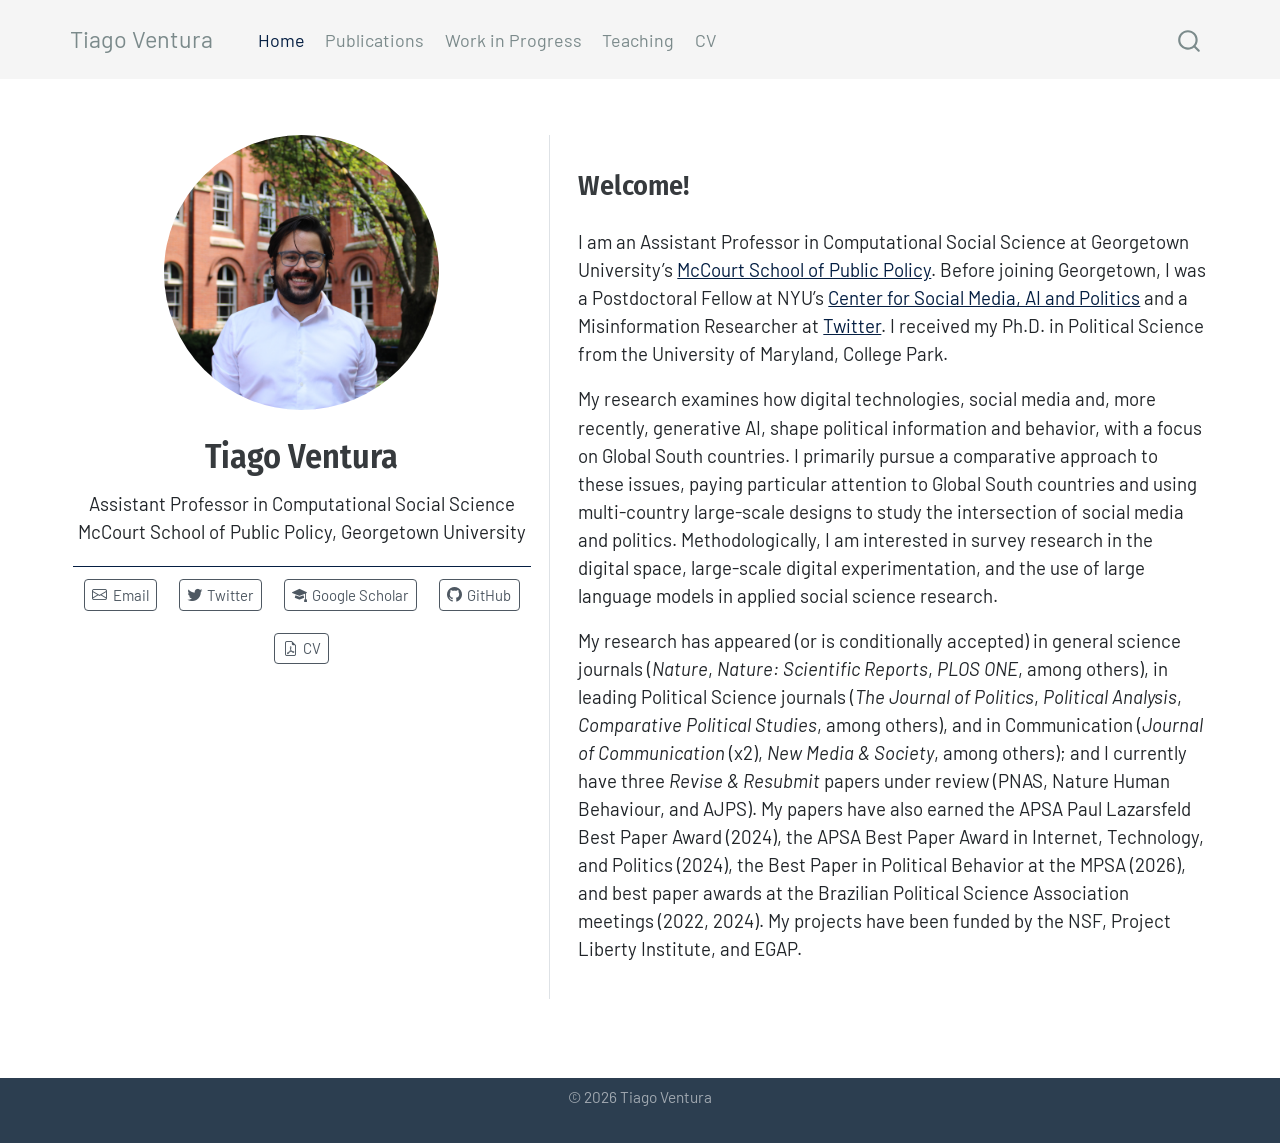
<file: docs/index.html>
<!DOCTYPE html>
<html xmlns="http://www.w3.org/1999/xhtml" lang="en" xml:lang="en"><head>

<meta charset="utf-8">
<meta name="generator" content="quarto-1.3.450">

<meta name="viewport" content="width=device-width, initial-scale=1.0, user-scalable=yes">


<title>Tiago Ventura</title>
<style>
code{white-space: pre-wrap;}
span.smallcaps{font-variant: small-caps;}
div.columns{display: flex; gap: min(4vw, 1.5em);}
div.column{flex: auto; overflow-x: auto;}
div.hanging-indent{margin-left: 1.5em; text-indent: -1.5em;}
ul.task-list{list-style: none;}
ul.task-list li input[type="checkbox"] {
  width: 0.8em;
  margin: 0 0.8em 0.2em -1em; /* quarto-specific, see https://github.com/quarto-dev/quarto-cli/issues/4556 */ 
  vertical-align: middle;
}
</style>


<script src="site_libs/quarto-nav/quarto-nav.js"></script>
<script src="site_libs/quarto-nav/headroom.min.js"></script>
<script src="site_libs/clipboard/clipboard.min.js"></script>
<script src="site_libs/quarto-search/autocomplete.umd.js"></script>
<script src="site_libs/quarto-search/fuse.min.js"></script>
<script src="site_libs/quarto-search/quarto-search.js"></script>
<meta name="quarto:offset" content="./">
<script src="site_libs/quarto-html/quarto.js"></script>
<script src="site_libs/quarto-html/popper.min.js"></script>
<script src="site_libs/quarto-html/tippy.umd.min.js"></script>
<link href="site_libs/quarto-html/tippy.css" rel="stylesheet">
<link href="site_libs/quarto-html/quarto-syntax-highlighting.css" rel="stylesheet" id="quarto-text-highlighting-styles">
<script src="site_libs/bootstrap/bootstrap.min.js"></script>
<link href="site_libs/bootstrap/bootstrap-icons.css" rel="stylesheet">
<link href="site_libs/bootstrap/bootstrap.min.css" rel="stylesheet" id="quarto-bootstrap" data-mode="light">
<script id="quarto-search-options" type="application/json">{
  "location": "navbar",
  "copy-button": false,
  "collapse-after": 3,
  "panel-placement": "end",
  "type": "overlay",
  "limit": 20,
  "language": {
    "search-no-results-text": "No results",
    "search-matching-documents-text": "matching documents",
    "search-copy-link-title": "Copy link to search",
    "search-hide-matches-text": "Hide additional matches",
    "search-more-match-text": "more match in this document",
    "search-more-matches-text": "more matches in this document",
    "search-clear-button-title": "Clear",
    "search-detached-cancel-button-title": "Cancel",
    "search-submit-button-title": "Submit",
    "search-label": "Search"
  }
}</script>
<script async="" src="https://www.googletagmanager.com/gtag/js?id=G-NC4JB8T01M"></script>

<script type="text/javascript">

window.dataLayer = window.dataLayer || [];
function gtag(){dataLayer.push(arguments);}
gtag('js', new Date());
gtag('config', 'G-NC4JB8T01M', { 'anonymize_ip': true});
</script>


<link rel="stylesheet" href="styles.css">
</head>

<body class="nav-fixed fullcontent">

<div id="quarto-search-results"></div>
  <header id="quarto-header" class="headroom fixed-top">
    <nav class="navbar navbar-expand-lg navbar-dark ">
      <div class="navbar-container container-fluid">
      <div class="navbar-brand-container">
    <a class="navbar-brand" href="./index.html">
    <span class="navbar-title">Tiago Ventura</span>
    </a>
  </div>
            <div id="quarto-search" class="" title="Search"></div>
          <button class="navbar-toggler" type="button" data-bs-toggle="collapse" data-bs-target="#navbarCollapse" aria-controls="navbarCollapse" aria-expanded="false" aria-label="Toggle navigation" onclick="if (window.quartoToggleHeadroom) { window.quartoToggleHeadroom(); }">
  <span class="navbar-toggler-icon"></span>
</button>
          <div class="collapse navbar-collapse" id="navbarCollapse">
            <ul class="navbar-nav navbar-nav-scroll me-auto">
  <li class="nav-item">
    <a class="nav-link active" href="./index.html" rel="" target="" aria-current="page">
 <span class="menu-text">Home</span></a>
  </li>  
  <li class="nav-item">
    <a class="nav-link" href="./publications/index.html" rel="" target="">
 <span class="menu-text">Publications</span></a>
  </li>  
  <li class="nav-item">
    <a class="nav-link" href="./work-in-progress/index.html" rel="" target="">
 <span class="menu-text">Work in Progress</span></a>
  </li>  
  <li class="nav-item">
    <a class="nav-link" href="./teaching.html" rel="" target="">
 <span class="menu-text">Teaching</span></a>
  </li>  
  <li class="nav-item">
    <a class="nav-link" href="./cv.pdf" rel="" target="">
 <span class="menu-text">CV</span></a>
  </li>  
</ul>
            <div class="quarto-navbar-tools ms-auto">
</div>
          </div> <!-- /navcollapse -->
      </div> <!-- /container-fluid -->
    </nav>
</header>
<!-- content -->
<div id="quarto-content" class="quarto-container page-columns page-rows-contents page-layout-article page-navbar">
<!-- sidebar -->
<!-- margin-sidebar -->
    
<!-- main -->
<div class="quarto-about-trestles">
  <div class="about-entity">
    <img src="images/profile.jpg" class="about-image
  round " style="height: 14.7em; width: 14.7em;">
<header id="title-block-header" class="quarto-title-block default">
<div class="quarto-title">
<h1 class="title">Tiago Ventura</h1>
<p class="subtitle lead"></p><p>Assistant Professor in Computational Social Science McCourt School of Public Policy, Georgetown University</p><p></p>
</div>
<div class="quarto-title-meta">
  </div>
</header>
    <div class="about-links">
  <a href="mailto:tv186@georgetown.edu" class="about-link" rel="" target="">
    <i class="bi bi-envelope"></i>
     <span class="about-link-text">Email</span>
  </a>
  <a href="https://twitter.com/_tiagoventura" class="about-link" rel="" target="">
    <i class="bi bi-twitter"></i>
     <span class="about-link-text">Twitter</span>
  </a>
  <a href="https://scholar.google.com/citations?user=l1-4TiAAAAAJ&amp;hl=en" class="about-link" rel="" target="">
    <i class="bi bi-mortarboard-fill"></i>
     <span class="about-link-text">Google Scholar</span>
  </a>
  <a href="https://github.com/TiagoVentura" class="about-link" rel="" target="">
    <i class="bi bi-github"></i>
     <span class="about-link-text">GitHub</span>
  </a>
  <a href="/cv.pdf" class="about-link" rel="" target="">
    <i class="bi bi-file-earmark-pdf"></i>
     <span class="about-link-text">CV</span>
  </a>
</div>
  </div>
  <div class="about-contents"><main class="content" id="quarto-document-content">
<section id="welcome" class="level2">
<h2 data-anchor-id="welcome">Welcome!</h2>
<p>I am an Assistant Professor in Computational Social Science at Georgetown University’s <a href="https://mccourt.georgetown.edu/">McCourt School of Public Policy</a>. Before joining Georgetown, I was a Postdoctoral Fellow at NYU’s <a href="https://csmapnyu.org/">Center for Social Media, AI and Politics</a> and a Misinformation Researcher at <a href="https://twitter.com/TwitterResearch">Twitter</a>. I received my Ph.D.&nbsp;in Political Science from the University of Maryland, College Park.</p>
<p>My research examines how digital technologies, social media and, more recently, generative AI, shape political information and behavior, with a focus on Global South countries. I primarily pursue a comparative approach to these issues, paying particular attention to Global South countries and using multi-country large-scale designs to study the intersection of social media and politics. Methodologically, I am interested in survey research in the digital space, large-scale digital experimentation, and the use of large language models in applied social science research.</p>
<p>My research has appeared (or is conditionally accepted) in general science journals (<em>Nature</em>, <em>Nature: Scientific Reports</em>, <em>PLOS ONE</em>, among others), in leading Political Science journals (<em>The Journal of Politics</em>, <em>Political Analysis</em>, <em>Comparative Political Studies</em>, among others), and in Communication (<em>Journal of Communication</em> (x2), <em>New Media &amp; Society</em>, among others); and I currently have three <em>Revise &amp; Resubmit</em> papers under review (PNAS, Nature Human Behaviour, and AJPS). My papers have also earned the APSA Paul Lazarsfeld Best Paper Award (2024), the APSA Best Paper Award in Internet, Technology, and Politics (2024), the Best Paper in Political Behavior at the MPSA (2026), and best paper awards at the Brazilian Political Science Association meetings (2022, 2024). My projects have been funded by the NSF, Project Liberty Institute, and EGAP.</p>
<!-- ## Education -->
<!-- - **University of Maryland, College Park** | Ph.D. and M.A. in Political Science -->
<!-- - **State University of Rio de Janeiro, Brazil** | Ph.D. and M.A. in Political Science -->
<!-- - **Federal University of Para, Brazil** | B.A. in Law -->


</section>
</main></div>
</div>
 <!-- /main -->
<script id="quarto-html-after-body" type="application/javascript">
window.document.addEventListener("DOMContentLoaded", function (event) {
  const toggleBodyColorMode = (bsSheetEl) => {
    const mode = bsSheetEl.getAttribute("data-mode");
    const bodyEl = window.document.querySelector("body");
    if (mode === "dark") {
      bodyEl.classList.add("quarto-dark");
      bodyEl.classList.remove("quarto-light");
    } else {
      bodyEl.classList.add("quarto-light");
      bodyEl.classList.remove("quarto-dark");
    }
  }
  const toggleBodyColorPrimary = () => {
    const bsSheetEl = window.document.querySelector("link#quarto-bootstrap");
    if (bsSheetEl) {
      toggleBodyColorMode(bsSheetEl);
    }
  }
  toggleBodyColorPrimary();  
  const isCodeAnnotation = (el) => {
    for (const clz of el.classList) {
      if (clz.startsWith('code-annotation-')) {                     
        return true;
      }
    }
    return false;
  }
  const clipboard = new window.ClipboardJS('.code-copy-button', {
    text: function(trigger) {
      const codeEl = trigger.previousElementSibling.cloneNode(true);
      for (const childEl of codeEl.children) {
        if (isCodeAnnotation(childEl)) {
          childEl.remove();
        }
      }
      return codeEl.innerText;
    }
  });
  clipboard.on('success', function(e) {
    // button target
    const button = e.trigger;
    // don't keep focus
    button.blur();
    // flash "checked"
    button.classList.add('code-copy-button-checked');
    var currentTitle = button.getAttribute("title");
    button.setAttribute("title", "Copied!");
    let tooltip;
    if (window.bootstrap) {
      button.setAttribute("data-bs-toggle", "tooltip");
      button.setAttribute("data-bs-placement", "left");
      button.setAttribute("data-bs-title", "Copied!");
      tooltip = new bootstrap.Tooltip(button, 
        { trigger: "manual", 
          customClass: "code-copy-button-tooltip",
          offset: [0, -8]});
      tooltip.show();    
    }
    setTimeout(function() {
      if (tooltip) {
        tooltip.hide();
        button.removeAttribute("data-bs-title");
        button.removeAttribute("data-bs-toggle");
        button.removeAttribute("data-bs-placement");
      }
      button.setAttribute("title", currentTitle);
      button.classList.remove('code-copy-button-checked');
    }, 1000);
    // clear code selection
    e.clearSelection();
  });
  function tippyHover(el, contentFn) {
    const config = {
      allowHTML: true,
      content: contentFn,
      maxWidth: 500,
      delay: 100,
      arrow: false,
      appendTo: function(el) {
          return el.parentElement;
      },
      interactive: true,
      interactiveBorder: 10,
      theme: 'quarto',
      placement: 'bottom-start'
    };
    window.tippy(el, config); 
  }
  const noterefs = window.document.querySelectorAll('a[role="doc-noteref"]');
  for (var i=0; i<noterefs.length; i++) {
    const ref = noterefs[i];
    tippyHover(ref, function() {
      // use id or data attribute instead here
      let href = ref.getAttribute('data-footnote-href') || ref.getAttribute('href');
      try { href = new URL(href).hash; } catch {}
      const id = href.replace(/^#\/?/, "");
      const note = window.document.getElementById(id);
      return note.innerHTML;
    });
  }
      let selectedAnnoteEl;
      const selectorForAnnotation = ( cell, annotation) => {
        let cellAttr = 'data-code-cell="' + cell + '"';
        let lineAttr = 'data-code-annotation="' +  annotation + '"';
        const selector = 'span[' + cellAttr + '][' + lineAttr + ']';
        return selector;
      }
      const selectCodeLines = (annoteEl) => {
        const doc = window.document;
        const targetCell = annoteEl.getAttribute("data-target-cell");
        const targetAnnotation = annoteEl.getAttribute("data-target-annotation");
        const annoteSpan = window.document.querySelector(selectorForAnnotation(targetCell, targetAnnotation));
        const lines = annoteSpan.getAttribute("data-code-lines").split(",");
        const lineIds = lines.map((line) => {
          return targetCell + "-" + line;
        })
        let top = null;
        let height = null;
        let parent = null;
        if (lineIds.length > 0) {
            //compute the position of the single el (top and bottom and make a div)
            const el = window.document.getElementById(lineIds[0]);
            top = el.offsetTop;
            height = el.offsetHeight;
            parent = el.parentElement.parentElement;
          if (lineIds.length > 1) {
            const lastEl = window.document.getElementById(lineIds[lineIds.length - 1]);
            const bottom = lastEl.offsetTop + lastEl.offsetHeight;
            height = bottom - top;
          }
          if (top !== null && height !== null && parent !== null) {
            // cook up a div (if necessary) and position it 
            let div = window.document.getElementById("code-annotation-line-highlight");
            if (div === null) {
              div = window.document.createElement("div");
              div.setAttribute("id", "code-annotation-line-highlight");
              div.style.position = 'absolute';
              parent.appendChild(div);
            }
            div.style.top = top - 2 + "px";
            div.style.height = height + 4 + "px";
            let gutterDiv = window.document.getElementById("code-annotation-line-highlight-gutter");
            if (gutterDiv === null) {
              gutterDiv = window.document.createElement("div");
              gutterDiv.setAttribute("id", "code-annotation-line-highlight-gutter");
              gutterDiv.style.position = 'absolute';
              const codeCell = window.document.getElementById(targetCell);
              const gutter = codeCell.querySelector('.code-annotation-gutter');
              gutter.appendChild(gutterDiv);
            }
            gutterDiv.style.top = top - 2 + "px";
            gutterDiv.style.height = height + 4 + "px";
          }
          selectedAnnoteEl = annoteEl;
        }
      };
      const unselectCodeLines = () => {
        const elementsIds = ["code-annotation-line-highlight", "code-annotation-line-highlight-gutter"];
        elementsIds.forEach((elId) => {
          const div = window.document.getElementById(elId);
          if (div) {
            div.remove();
          }
        });
        selectedAnnoteEl = undefined;
      };
      // Attach click handler to the DT
      const annoteDls = window.document.querySelectorAll('dt[data-target-cell]');
      for (const annoteDlNode of annoteDls) {
        annoteDlNode.addEventListener('click', (event) => {
          const clickedEl = event.target;
          if (clickedEl !== selectedAnnoteEl) {
            unselectCodeLines();
            const activeEl = window.document.querySelector('dt[data-target-cell].code-annotation-active');
            if (activeEl) {
              activeEl.classList.remove('code-annotation-active');
            }
            selectCodeLines(clickedEl);
            clickedEl.classList.add('code-annotation-active');
          } else {
            // Unselect the line
            unselectCodeLines();
            clickedEl.classList.remove('code-annotation-active');
          }
        });
      }
  const findCites = (el) => {
    const parentEl = el.parentElement;
    if (parentEl) {
      const cites = parentEl.dataset.cites;
      if (cites) {
        return {
          el,
          cites: cites.split(' ')
        };
      } else {
        return findCites(el.parentElement)
      }
    } else {
      return undefined;
    }
  };
  var bibliorefs = window.document.querySelectorAll('a[role="doc-biblioref"]');
  for (var i=0; i<bibliorefs.length; i++) {
    const ref = bibliorefs[i];
    const citeInfo = findCites(ref);
    if (citeInfo) {
      tippyHover(citeInfo.el, function() {
        var popup = window.document.createElement('div');
        citeInfo.cites.forEach(function(cite) {
          var citeDiv = window.document.createElement('div');
          citeDiv.classList.add('hanging-indent');
          citeDiv.classList.add('csl-entry');
          var biblioDiv = window.document.getElementById('ref-' + cite);
          if (biblioDiv) {
            citeDiv.innerHTML = biblioDiv.innerHTML;
          }
          popup.appendChild(citeDiv);
        });
        return popup.innerHTML;
      });
    }
  }
});
</script>
</div> <!-- /content -->
<footer class="footer">
  <div class="nav-footer">
    <div class="nav-footer-left">
      &nbsp;
    </div>   
    <div class="nav-footer-center">© 2026 Tiago Ventura</div>
    <div class="nav-footer-right">
      &nbsp;
    </div>
  </div>
</footer>



</body></html>
</file>
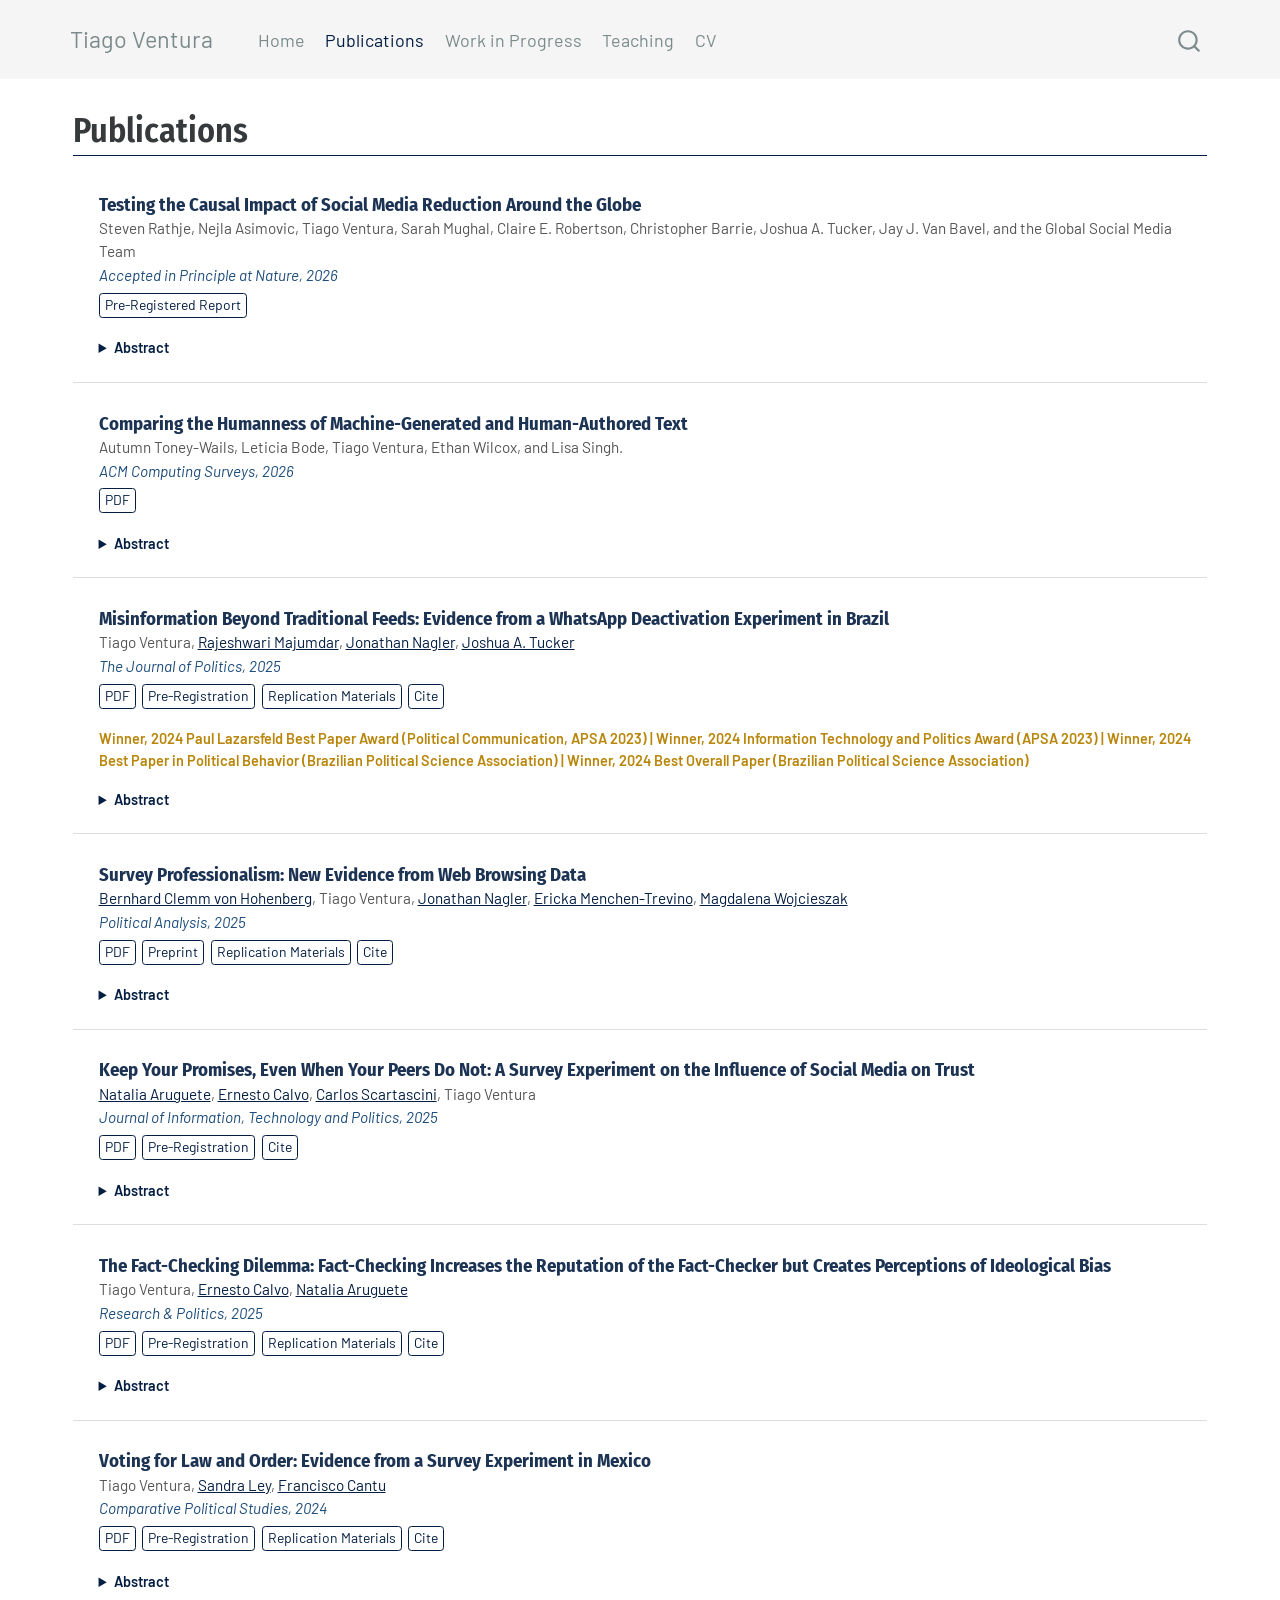
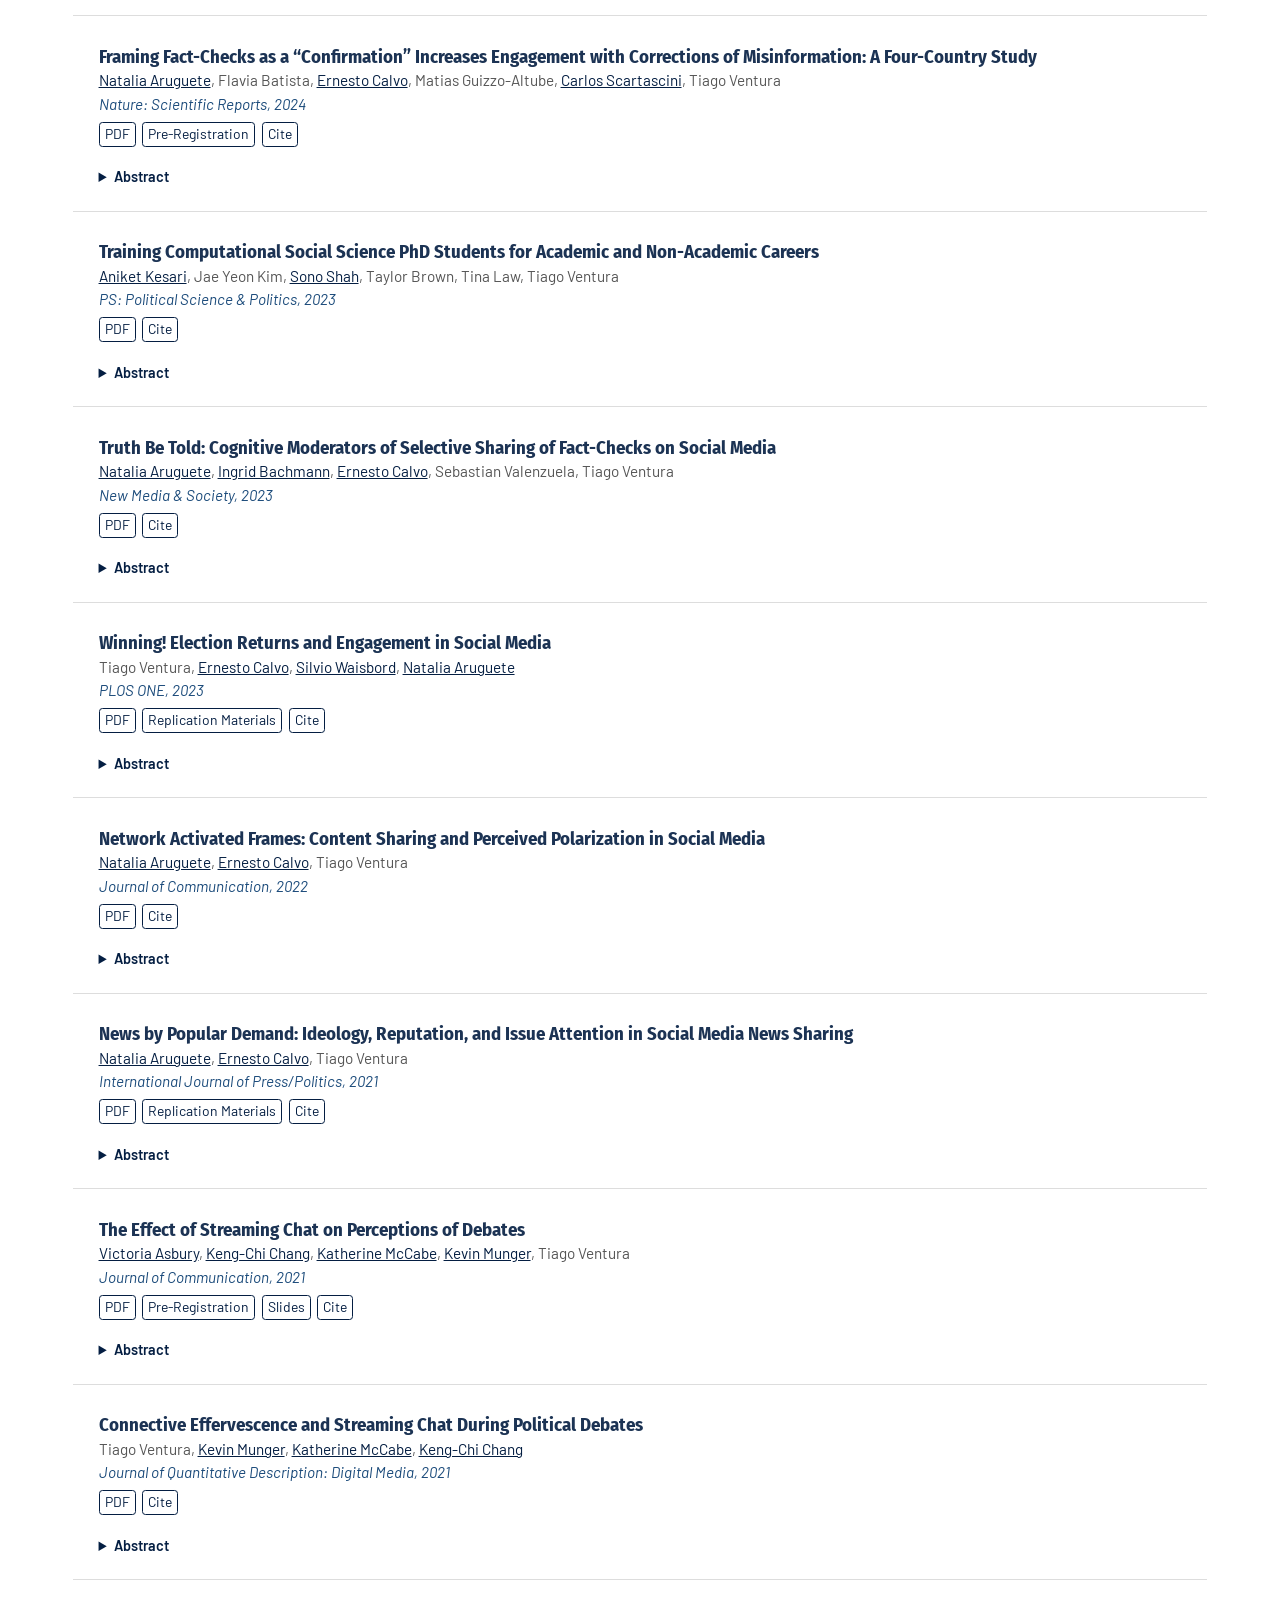
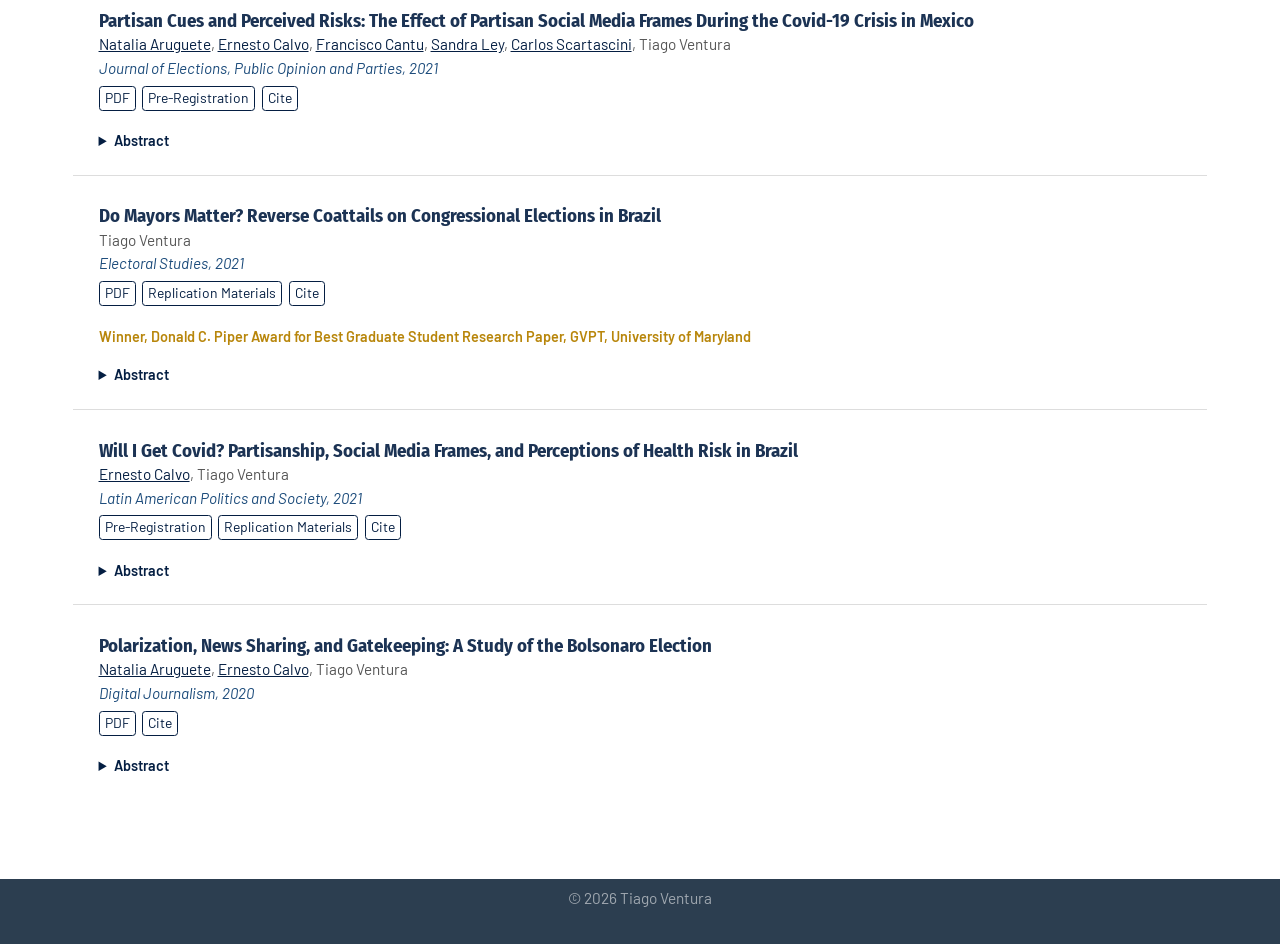
<file: docs/publications/index.html>
<!DOCTYPE html>
<html xmlns="http://www.w3.org/1999/xhtml" lang="en" xml:lang="en"><head>

<meta charset="utf-8">
<meta name="generator" content="quarto-1.3.450">

<meta name="viewport" content="width=device-width, initial-scale=1.0, user-scalable=yes">


<title>Tiago Ventura - Publications</title>
<style>
code{white-space: pre-wrap;}
span.smallcaps{font-variant: small-caps;}
div.columns{display: flex; gap: min(4vw, 1.5em);}
div.column{flex: auto; overflow-x: auto;}
div.hanging-indent{margin-left: 1.5em; text-indent: -1.5em;}
ul.task-list{list-style: none;}
ul.task-list li input[type="checkbox"] {
  width: 0.8em;
  margin: 0 0.8em 0.2em -1em; /* quarto-specific, see https://github.com/quarto-dev/quarto-cli/issues/4556 */ 
  vertical-align: middle;
}
</style>


<script src="../site_libs/quarto-nav/quarto-nav.js"></script>
<script src="../site_libs/quarto-nav/headroom.min.js"></script>
<script src="../site_libs/clipboard/clipboard.min.js"></script>
<script src="../site_libs/quarto-search/autocomplete.umd.js"></script>
<script src="../site_libs/quarto-search/fuse.min.js"></script>
<script src="../site_libs/quarto-search/quarto-search.js"></script>
<meta name="quarto:offset" content="../">
<script src="../site_libs/quarto-html/quarto.js"></script>
<script src="../site_libs/quarto-html/popper.min.js"></script>
<script src="../site_libs/quarto-html/tippy.umd.min.js"></script>
<script src="../site_libs/quarto-html/anchor.min.js"></script>
<link href="../site_libs/quarto-html/tippy.css" rel="stylesheet">
<link href="../site_libs/quarto-html/quarto-syntax-highlighting.css" rel="stylesheet" id="quarto-text-highlighting-styles">
<script src="../site_libs/bootstrap/bootstrap.min.js"></script>
<link href="../site_libs/bootstrap/bootstrap-icons.css" rel="stylesheet">
<link href="../site_libs/bootstrap/bootstrap.min.css" rel="stylesheet" id="quarto-bootstrap" data-mode="light">
<script id="quarto-search-options" type="application/json">{
  "location": "navbar",
  "copy-button": false,
  "collapse-after": 3,
  "panel-placement": "end",
  "type": "overlay",
  "limit": 20,
  "language": {
    "search-no-results-text": "No results",
    "search-matching-documents-text": "matching documents",
    "search-copy-link-title": "Copy link to search",
    "search-hide-matches-text": "Hide additional matches",
    "search-more-match-text": "more match in this document",
    "search-more-matches-text": "more matches in this document",
    "search-clear-button-title": "Clear",
    "search-detached-cancel-button-title": "Cancel",
    "search-submit-button-title": "Submit",
    "search-label": "Search"
  }
}</script>
<script async="" src="https://www.googletagmanager.com/gtag/js?id=G-NC4JB8T01M"></script>

<script type="text/javascript">

window.dataLayer = window.dataLayer || [];
function gtag(){dataLayer.push(arguments);}
gtag('js', new Date());
gtag('config', 'G-NC4JB8T01M', { 'anonymize_ip': true});
</script>


<link rel="stylesheet" href="../styles.css">
</head>

<body class="nav-fixed fullcontent">

<div id="quarto-search-results"></div>
  <header id="quarto-header" class="headroom fixed-top">
    <nav class="navbar navbar-expand-lg navbar-dark ">
      <div class="navbar-container container-fluid">
      <div class="navbar-brand-container">
    <a class="navbar-brand" href="../index.html">
    <span class="navbar-title">Tiago Ventura</span>
    </a>
  </div>
            <div id="quarto-search" class="" title="Search"></div>
          <button class="navbar-toggler" type="button" data-bs-toggle="collapse" data-bs-target="#navbarCollapse" aria-controls="navbarCollapse" aria-expanded="false" aria-label="Toggle navigation" onclick="if (window.quartoToggleHeadroom) { window.quartoToggleHeadroom(); }">
  <span class="navbar-toggler-icon"></span>
</button>
          <div class="collapse navbar-collapse" id="navbarCollapse">
            <ul class="navbar-nav navbar-nav-scroll me-auto">
  <li class="nav-item">
    <a class="nav-link" href="../index.html" rel="" target="">
 <span class="menu-text">Home</span></a>
  </li>  
  <li class="nav-item">
    <a class="nav-link active" href="../publications/index.html" rel="" target="" aria-current="page">
 <span class="menu-text">Publications</span></a>
  </li>  
  <li class="nav-item">
    <a class="nav-link" href="../work-in-progress/index.html" rel="" target="">
 <span class="menu-text">Work in Progress</span></a>
  </li>  
  <li class="nav-item">
    <a class="nav-link" href="../teaching.html" rel="" target="">
 <span class="menu-text">Teaching</span></a>
  </li>  
  <li class="nav-item">
    <a class="nav-link" href="../cv.pdf" rel="" target="">
 <span class="menu-text">CV</span></a>
  </li>  
</ul>
            <div class="quarto-navbar-tools ms-auto">
</div>
          </div> <!-- /navcollapse -->
      </div> <!-- /container-fluid -->
    </nav>
</header>
<!-- content -->
<div id="quarto-content" class="quarto-container page-columns page-rows-contents page-layout-article page-navbar">
<!-- sidebar -->
<!-- margin-sidebar -->
    
<!-- main -->
<main class="content" id="quarto-document-content">

<header id="title-block-header" class="quarto-title-block default">
<div class="quarto-title">
<h1 class="title">Publications</h1>
</div>



<div class="quarto-title-meta">

    
  
    
  </div>
  

</header>

<section id="testing-the-causal-impact-of-social-media-reduction-around-the-globe" class="level3 pub-entry">
<h3 class="anchored" data-anchor-id="testing-the-causal-impact-of-social-media-reduction-around-the-globe">Testing the Causal Impact of Social Media Reduction Around the Globe</h3>
<div class="pub-authors">
<p>Steven Rathje, Nejla Asimovic, Tiago Ventura, Sarah Mughal, Claire E. Robertson, Christopher Barrie, Joshua A. Tucker, Jay J. Van Bavel, and the Global Social Media Team</p>
</div>
<div class="pub-venue">
<p>Accepted in Principle at Nature, 2026</p>
</div>
<div class="pub-links">
<p><a href="https://osf.io/preprints/psyarxiv/ujtxa_v1" target="_blank">Pre-Registered Report</a></p>
</div>
<details class="pub-abstract-toggle">
<summary>
Abstract
</summary>
More than half of the world’s population uses social media. There is widespread debate among the public, politicians, and academics about social media’s impact on important outcomes, such as intergroup conflict and well-being. However, most prior research on the impact of social media relies on samples from the United States and Western Europe, despite emerging evidence suggesting that the impact of social media is likely to differ across the globe. Building on the results of pilot experiments from three countries (n = 894), we plan to conduct a global field experiment to measure the causal impact of reducing social media usage for two weeks across 23 countries (projected n &gt; 8,000). We will then test how social media reduction influences four main outcomes: news knowledge, exposure to online hostility, intergroup attitudes, and well-being. We will also explore how the effects of social media reduction vary across world regions, focusing on three theoretically-informed country-level moderators: income level, inequality, and democratic strength. This large-scale, high-powered field experiment, and the global dataset resulting from it, will offer rare causal evidence to inform ongoing debates about the impact of social media and how it varies around the world.
</details>
</section>
<section id="comparing-the-humanness-of-machine-generated-and-human-authored-text" class="level3 pub-entry">
<h3 class="anchored" data-anchor-id="comparing-the-humanness-of-machine-generated-and-human-authored-text">Comparing the Humanness of Machine-Generated and Human-Authored Text</h3>
<div class="pub-authors">
<p>Autumn Toney-Wails, Leticia Bode, Tiago Ventura, Ethan Wilcox, and Lisa Singh.</p>
</div>
<div class="pub-venue">
<p>ACM Computing Surveys, 2026</p>
</div>
<div class="pub-links">
<p><a href="https://dl.acm.org/doi/10.1145/3806206" target="_blank">PDF</a></p>
</div>
<details class="pub-abstract-toggle">
<summary>
Abstract
</summary>
As chatbots have become more commonplace writing tools, a need exists to understand the breadth of research about the humanness of machine-generated text via techniques that extend beyond the traditional Turing Test, in both dialogue (e.g., conversing with a chatbot) and non-dialogue (e.g., reading a news article) scenarios. To fill this gap and support future work, we synthesize current literature that examines and identifies humanness features of written communication generated with the state-of-the-art generative pre-trained transformer language models, provide a working definition of humanness, propose a text-based humanness taxonomy based on linguistic properties, and identify current research gaps
</details>
</section>
<section id="misinformation-beyond-traditional-feeds-evidence-from-a-whatsapp-deactivation-experiment-in-brazil" class="level3 pub-entry">
<h3 class="anchored" data-anchor-id="misinformation-beyond-traditional-feeds-evidence-from-a-whatsapp-deactivation-experiment-in-brazil">Misinformation Beyond Traditional Feeds: Evidence from a WhatsApp Deactivation Experiment in Brazil</h3>
<div class="pub-authors">
<p>Tiago Ventura, <a href="https://r-majumdar.github.io/" target="_blank">Rajeshwari Majumdar</a>, <a href="https://as.nyu.edu/faculty/jonathan-nagler.html" target="_blank">Jonathan Nagler</a>, <a href="https://wp.nyu.edu/fas-joshuatucker/" target="_blank">Joshua A. Tucker</a></p>
</div>
<div class="pub-venue">
<p>The Journal of Politics, 2025</p>
</div>
<div class="pub-links">
<p><a href="https://www.journals.uchicago.edu/doi/10.1086/737172" target="_blank">PDF</a> <a href="https://osf.io/qxk9b" target="_blank">Pre-Registration</a> <a href="https://dataverse.harvard.edu/dataset.xhtml?persistentId=doi:10.7910/DVN/FWHDPY" target="_blank">Replication Materials</a> <a href="../files/bib/ventura2025whatsapp.bib">Cite</a></p>
</div>
<div class="pub-award">
<p>Winner, 2024 Paul Lazarsfeld Best Paper Award (Political Communication, APSA 2023) | Winner, 2024 Information Technology and Politics Award (APSA 2023) | Winner, 2024 Best Paper in Political Behavior (Brazilian Political Science Association) | Winner, 2024 Best Overall Paper (Brazilian Political Science Association)</p>
</div>
<details class="pub-abstract-toggle">
<summary>
Abstract
</summary>
Most advanced democracies associate misinformation with feed-based platforms (Twitter, Facebook); but Global South countries experience misinformation via messaging apps like WhatsApp. We deploy a multimedia deactivation experiment testing misinformation exposure reduction on WhatsApp before the 2022 Brazil Presidential election. Our intervention significantly reduced false rumors recall. Consistent with mass media minimal effects theories, short-term information environment change didn’t significantly alter belief accuracy, political polarization, or well-being.
</details>
</section>
<section id="survey-professionalism-new-evidence-from-web-browsing-data" class="level3 pub-entry">
<h3 class="anchored" data-anchor-id="survey-professionalism-new-evidence-from-web-browsing-data">Survey Professionalism: New Evidence from Web Browsing Data</h3>
<div class="pub-authors">
<p><a href="https://bernhardclemm.com/" target="_blank">Bernhard Clemm von Hohenberg</a>, Tiago Ventura, <a href="https://as.nyu.edu/faculty/jonathan-nagler.html" target="_blank">Jonathan Nagler</a>, <a href="https://erickaakcire.github.io/" target="_blank">Ericka Menchen-Trevino</a>, <a href="https://communication.ucdavis.edu/people/magdalena-wojcieszak" target="_blank">Magdalena Wojcieszak</a></p>
</div>
<div class="pub-venue">
<p>Political Analysis, 2025</p>
</div>
<div class="pub-links">
<p><a href="https://www.cambridge.org/core/journals/political-analysis/article/survey-professionalism-new-evidence-from-web-browsing-data/552625B9C6C5F32BA1DD69435043C184#article" target="_blank">PDF</a> <a href="https://osf.io/preprints/osf/jxdc8_v1" target="_blank">Preprint</a> <a href="https://dataverse.harvard.edu/citation?persistentId=doi:10.7910/DVN/PY8COU" target="_blank">Replication Materials</a> <a href="../files/bib/clemm2025professional.bib">Cite</a></p>
</div>
<details class="pub-abstract-toggle">
<summary>
Abstract
</summary>
Online panels are important for political science research, but panelist compensation incentivizes “survey professionals” raising data quality concerns. We explore three US samples donating browsing data via Lucid, YouGov, Facebook (n=3,886). Survey professionalism is common but varies: conservatively 1.7% Facebook, 7.9% YouGov, 34.3% Lucid identified as professionals. Evidence professionals produce lower quality is limited: no systematic demographic/political differences from non-professionals; no more response instability. They are more likely to speed, straightline, and attempt to repeat questionnaires. We conclude professionals don’t distort research inferences despite warranted concerns.
</details>
</section>
<section id="keep-your-promises-even-when-your-peers-do-not-a-survey-experiment-on-the-influence-of-social-media-on-trust" class="level3 pub-entry">
<h3 class="anchored" data-anchor-id="keep-your-promises-even-when-your-peers-do-not-a-survey-experiment-on-the-influence-of-social-media-on-trust">Keep Your Promises, Even When Your Peers Do Not: A Survey Experiment on the Influence of Social Media on Trust</h3>
<div class="pub-authors">
<p><a href="https://scholar.google.com/citations?user=Yh3tHvYAAAAJ" target="_blank">Natalia Aruguete</a>, <a href="https://gvpt.umd.edu/facultyprofile/calvo/ernesto" target="_blank">Ernesto Calvo</a>, <a href="https://www.cscartascini.org/" target="_blank">Carlos Scartascini</a>, Tiago Ventura</p>
</div>
<div class="pub-venue">
<p>Journal of Information, Technology and Politics, 2025</p>
</div>
<div class="pub-links">
<p><a href="https://www.tandfonline.com/doi/full/10.1080/19331681.2025.2502503" target="_blank">PDF</a> <a href="https://osf.io/24khj/" target="_blank">Pre-Registration</a> <a href="../files/bib/aruguete2025trust.bib">Cite</a></p>
</div>
<details class="pub-abstract-toggle">
<summary>
Abstract
</summary>
Two survey experiments (~2,300 respondents each) in Brazil and Mexico measuring the effect of partisan/polarizing social media messages on political trust and trustworthiness using a modified trust game. Results show a statistically significant decline in trust among users exposed to polarizing messages (belief others won’t fulfill pledges) with null effect on trustworthiness (we keep our pledges). The decline is larger if respondents actively like, share, or comment on the message, highlighting active engagement as a mediator in trust diminishment.
</details>
</section>
<section id="the-fact-checking-dilemma-fact-checking-increases-the-reputation-of-the-fact-checker-but-creates-perceptions-of-ideological-bias" class="level3 pub-entry">
<h3 class="anchored" data-anchor-id="the-fact-checking-dilemma-fact-checking-increases-the-reputation-of-the-fact-checker-but-creates-perceptions-of-ideological-bias">The Fact-Checking Dilemma: Fact-Checking Increases the Reputation of the Fact-Checker but Creates Perceptions of Ideological Bias</h3>
<div class="pub-authors">
<p>Tiago Ventura, <a href="https://gvpt.umd.edu/facultyprofile/calvo/ernesto" target="_blank">Ernesto Calvo</a>, <a href="https://scholar.google.com/citations?user=Yh3tHvYAAAAJ" target="_blank">Natalia Aruguete</a></p>
</div>
<div class="pub-venue">
<p>Research &amp; Politics, 2025</p>
</div>
<div class="pub-links">
<p><a href="https://journals.sagepub.com/doi/10.1177/20531680251323120" target="_blank">PDF</a> <a href="https://osf.io/qxk9b" target="_blank">Pre-Registration</a> <a href="https://github.com/TiagoVentura/replication_RAP_ACV_Factchecking" target="_blank">Replication Materials</a> <a href="../files/bib/ventura2025factchecking.bib">Cite</a></p>
</div>
<details class="pub-abstract-toggle">
<summary>
Abstract
</summary>
Pre-registered survey experiment during the 2021 mid-term Argentina election when COVID-19 was polarizing (n=5,757). We exposed respondents to real tweets with COVID-19 case numbers followed by fact-checking adjudications confirming or refuting. Pro-attitudinal messages increased the fact-checker’s (Chequeado) quality rating and perceived ideological closeness. Counter-attitudinal messages also increase perceived quality with no ideology effect. Fact-checks are reputation-improving and non-backfiring. However, the intervention affects voter perception of the fact-checking organization’s ideology.
</details>
</section>
<section id="voting-for-law-and-order-evidence-from-a-survey-experiment-in-mexico" class="level3 pub-entry">
<h3 class="anchored" data-anchor-id="voting-for-law-and-order-evidence-from-a-survey-experiment-in-mexico">Voting for Law and Order: Evidence from a Survey Experiment in Mexico</h3>
<div class="pub-authors">
<p>Tiago Ventura, <a href="https://sandraley.net/" target="_blank">Sandra Ley</a>, <a href="https://franciscocantu.github.io/" target="_blank">Francisco Cantu</a></p>
</div>
<div class="pub-venue">
<p>Comparative Political Studies, 2024</p>
</div>
<div class="pub-links">
<p><a href="https://journals.sagepub.com/doi/full/10.1177/00104140231169035" target="_blank">PDF</a> <a href="https://osf.io/r7vah/" target="_blank">Pre-Registration</a> <a href="https://github.com/TiagoVentura/law_and_order_mexico_CPS" target="_blank">Replication Materials</a> <a href="../files/bib/ventura2024laworder.bib">Cite</a></p>
</div>
<details class="pub-abstract-toggle">
<summary>
Abstract
</summary>
Examines the demand-and-supply dynamic of security policies via two informational shortcuts: personal violence experiences and candidates’ profiles. We test our argument via a survey experiment in Mexico modeling voters’ support for candidates with various security proposals and use recent network model developments to measure crime exposure effects. We find higher crime victimization is associated with support for only some iron-fist policies. Results show null partisan advantage effects but reveal non-partisan heuristics (candidate professional experience) play a role in security policy preferences.
</details>
</section>
<section id="framing-fact-checks-as-a-confirmation-increases-engagement-with-corrections-of-misinformation-a-four-country-study" class="level3 pub-entry">
<h3 class="anchored" data-anchor-id="framing-fact-checks-as-a-confirmation-increases-engagement-with-corrections-of-misinformation-a-four-country-study">Framing Fact-Checks as a “Confirmation” Increases Engagement with Corrections of Misinformation: A Four-Country Study</h3>
<div class="pub-authors">
<p><a href="https://scholar.google.com/citations?user=Yh3tHvYAAAAJ" target="_blank">Natalia Aruguete</a>, Flavia Batista, <a href="https://gvpt.umd.edu/facultyprofile/calvo/ernesto" target="_blank">Ernesto Calvo</a>, Matias Guizzo-Altube, <a href="https://www.cscartascini.org/" target="_blank">Carlos Scartascini</a>, Tiago Ventura</p>
</div>
<div class="pub-venue">
<p>Nature: Scientific Reports, 2024</p>
</div>
<div class="pub-links">
<p><a href="https://www.nature.com/articles/s41598-024-53337-0" target="_blank">PDF</a> <a href="https://osf.io/" target="_blank">Pre-Registration</a> <a href="../files/bib/aruguete2024vaccines.bib">Cite</a></p>
</div>
<details class="pub-abstract-toggle">
<summary>
Abstract
</summary>
Four-country survey experiment assessing the influence of confirmation/refutation frames on engagement with online fact-checks. Respondents randomly received semantically identical content affirming accurate information or refuting misinformation. Despite semantic equivalence, confirmation frames elicit higher engagement and reduce self-reported negative emotions related to polarization. Crucial for designing policy interventions to amplify fact-check exposure and reduce affective polarization.
</details>
</section>
<section id="training-computational-social-science-phd-students-for-academic-and-non-academic-careers" class="level3 pub-entry">
<h3 class="anchored" data-anchor-id="training-computational-social-science-phd-students-for-academic-and-non-academic-careers">Training Computational Social Science PhD Students for Academic and Non-Academic Careers</h3>
<div class="pub-authors">
<p><a href="https://www.aniketkesari.com/" target="_blank">Aniket Kesari</a>, Jae Yeon Kim, <a href="https://www.sonoshah.com/" target="_blank">Sono Shah</a>, Taylor Brown, Tina Law, Tiago Ventura</p>
</div>
<div class="pub-venue">
<p>PS: Political Science &amp; Politics, 2023</p>
</div>
<div class="pub-links">
<p><a href="https://www.cambridge.org/core/journals/ps-political-science-and-politics/article/training-computational-social-science-phd-students-for-academic-and-nonacademic-careers/1455690939833B9FFCAC664D4E412057" target="_blank">PDF</a> <a href="../files/bib/kesari2023pedagogy.bib">Cite</a></p>
</div>
<details class="pub-abstract-toggle">
<summary>
Abstract
</summary>
A guide to CSS training for PhD students based on the literature and collective working experiences. We contend students should supplement traditional training with CSS training in three core areas: (1) learning data science skills, (2) building a portfolio using data science for social science questions, (3) connecting with computational social scientists. We also offer recommendations for departments and professional associations.
</details>
</section>
<section id="truth-be-told-cognitive-moderators-of-selective-sharing-of-fact-checks-on-social-media" class="level3 pub-entry">
<h3 class="anchored" data-anchor-id="truth-be-told-cognitive-moderators-of-selective-sharing-of-fact-checks-on-social-media">Truth Be Told: Cognitive Moderators of Selective Sharing of Fact-Checks on Social Media</h3>
<div class="pub-authors">
<p><a href="https://scholar.google.com/citations?user=Yh3tHvYAAAAJ" target="_blank">Natalia Aruguete</a>, <a href="https://comunicaciones.uc.cl/facultad/personas/ingrid-bachmann-caceres/" target="_blank">Ingrid Bachmann</a>, <a href="https://gvpt.umd.edu/facultyprofile/calvo/ernesto" target="_blank">Ernesto Calvo</a>, Sebastian Valenzuela, Tiago Ventura</p>
</div>
<div class="pub-venue">
<p>New Media &amp; Society, 2023</p>
</div>
<div class="pub-links">
<p><a href="https://journals.sagepub.com/doi/10.1177/14614448231193709" target="_blank">PDF</a> <a href="../files/bib/aruguete2023truthbetold.bib">Cite</a></p>
</div>
<details class="pub-abstract-toggle">
<summary>
Abstract
</summary>
Survey experiment (2019 Argentina election) measuring the propensity to share corrections to political misinformation randomly confirming or challenging beliefs. We find evidence of selective sharing: individuals prefer sharing pro-attitudinal rather than counter-attitudinal fact-checks. The effect is conditioned by adjudication type; respondents report higher intent to share confirmations vs refutations. Findings supported with RDD analysis of Twitter data and additional experiments.
</details>
</section>
<section id="winning-election-returns-and-engagement-in-social-media" class="level3 pub-entry">
<h3 class="anchored" data-anchor-id="winning-election-returns-and-engagement-in-social-media">Winning! Election Returns and Engagement in Social Media</h3>
<div class="pub-authors">
<p>Tiago Ventura, <a href="https://gvpt.umd.edu/facultyprofile/calvo/ernesto" target="_blank">Ernesto Calvo</a>, <a href="https://smpa.gwu.edu/silvio-waisbord" target="_blank">Silvio Waisbord</a>, <a href="https://scholar.google.com/citations?user=Yh3tHvYAAAAJ" target="_blank">Natalia Aruguete</a></p>
</div>
<div class="pub-venue">
<p>PLOS ONE, 2023</p>
</div>
<div class="pub-links">
<p><a href="https://journals.plos.org/plosone/article?id=10.1371/journal.pone.0281475" target="_blank">PDF</a> <a href="https://github.com/TiagoVentura/winning_plosone" target="_blank">Replication Materials</a> <a href="../files/bib/ventura2023winning.bib">Cite</a></p>
</div>
<details class="pub-abstract-toggle">
<summary>
Abstract
</summary>
Analyzes social media engagement when elections are adjudicated to one contending party. We extend models of political dialogue explaining differences in engagement (time-to-retweet) when users support the winner or losers. We show users supporting the winner are more engaged with lower time-to-retweet. RDD design with data from Argentina (2019), Brazil (2018), UK (2019), and US (2016).
</details>
</section>
<section id="network-activated-frames-content-sharing-and-perceived-polarization-in-social-media" class="level3 pub-entry">
<h3 class="anchored" data-anchor-id="network-activated-frames-content-sharing-and-perceived-polarization-in-social-media">Network Activated Frames: Content Sharing and Perceived Polarization in Social Media</h3>
<div class="pub-authors">
<p><a href="https://scholar.google.com/citations?user=Yh3tHvYAAAAJ" target="_blank">Natalia Aruguete</a>, <a href="https://gvpt.umd.edu/facultyprofile/calvo/ernesto" target="_blank">Ernesto Calvo</a>, Tiago Ventura</p>
</div>
<div class="pub-venue">
<p>Journal of Communication, 2022</p>
</div>
<div class="pub-links">
<p><a href="https://academic.oup.com/joc/advance-article/doi/10.1093/joc/jqac035/6767335?searchresult=1#377639098" target="_blank">PDF</a> <a href="../files/bib/aruguete2022naf.bib">Cite</a></p>
</div>
<details class="pub-abstract-toggle">
<summary>
Abstract
</summary>
Describes how the sharing behavior of interconnected users alters the content frequencies observed by peers. We label this “Network Activated Frames (NAF)” and test its mechanisms with an original image-based conjoint design replicating network activation in three surveys. Results show partisans share more content than non-partisans, and preferences become over-represented. A network of peers with cross-cutting ideological preferences amplifies disproportionate partisan frames. Implemented in Argentina, Brazil, and Mexico.
</details>
</section>
<section id="news-by-popular-demand-ideology-reputation-and-issue-attention-in-social-media-news-sharing" class="level3 pub-entry">
<h3 class="anchored" data-anchor-id="news-by-popular-demand-ideology-reputation-and-issue-attention-in-social-media-news-sharing">News by Popular Demand: Ideology, Reputation, and Issue Attention in Social Media News Sharing</h3>
<div class="pub-authors">
<p><a href="https://scholar.google.com/citations?user=Yh3tHvYAAAAJ" target="_blank">Natalia Aruguete</a>, <a href="https://gvpt.umd.edu/facultyprofile/calvo/ernesto" target="_blank">Ernesto Calvo</a>, Tiago Ventura</p>
</div>
<div class="pub-venue">
<p>International Journal of Press/Politics, 2021</p>
</div>
<div class="pub-links">
<p><a href="https://journals.sagepub.com/doi/metrics/10.1177/19401612211057068" target="_blank">PDF</a> <a href="https://github.com/TiagoVentura/News_by_popular_demand_IJPP" target="_blank">Replication Materials</a> <a href="../files/bib/aruguete2021nbpd.bib">Cite</a></p>
</div>
<details class="pub-abstract-toggle">
<summary>
Abstract
</summary>
Retrieves measures of ideological congruence, issue salience, and media reputation explaining news sharing in social media. We describe how our proposed model connects to the news sharing literature. We show that if ideology and salience correlate, ideologues’ preferences become overrepresented in observational data causing heightened polarization perceptions. Tests with data from Brazil, Argentina, and the US.
</details>
</section>
<section id="the-effect-of-streaming-chat-on-perceptions-of-debates" class="level3 pub-entry">
<h3 class="anchored" data-anchor-id="the-effect-of-streaming-chat-on-perceptions-of-debates">The Effect of Streaming Chat on Perceptions of Debates</h3>
<div class="pub-authors">
<p><a href="https://victoriaasbury.com/" target="_blank">Victoria Asbury</a>, <a href="https://kengchichang.com/" target="_blank">Keng-Chi Chang</a>, <a href="https://katherinetmccabe.com/" target="_blank">Katherine McCabe</a>, <a href="https://kmunger.github.io/" target="_blank">Kevin Munger</a>, Tiago Ventura</p>
</div>
<div class="pub-venue">
<p>Journal of Communication, 2021</p>
</div>
<div class="pub-links">
<p><a href="https://academic.oup.com/joc/article/71/6/947/6415947?searchresult=1" target="_blank">PDF</a> <a href="https://osf.io/hc9fz/" target="_blank">Pre-Registration</a> <a href="../files/ACMMV_slides.pdf" target="_blank">Slides</a> <a href="../files/bib/asbury2021streaming.bib">Cite</a></p>
</div>
<details class="pub-abstract-toggle">
<summary>
Abstract
</summary>
Field experiment during the September 2019 Democratic Primary Debate. Subjects were assigned to view the debate with or without streaming chatboxes on ABC (no chatbox), FiveThirtyEight (expert chat), and Facebook (social chat). Democratic subjects in the Facebook chat condition reported lower affect towards Democrats and a worse viewing experience.
</details>
</section>
<section id="connective-effervescence-and-streaming-chat-during-political-debates" class="level3 pub-entry">
<h3 class="anchored" data-anchor-id="connective-effervescence-and-streaming-chat-during-political-debates">Connective Effervescence and Streaming Chat During Political Debates</h3>
<div class="pub-authors">
<p>Tiago Ventura, <a href="https://kmunger.github.io/" target="_blank">Kevin Munger</a>, <a href="https://katherinetmccabe.com/" target="_blank">Katherine McCabe</a>, <a href="https://kengchichang.com/" target="_blank">Keng-Chi Chang</a></p>
</div>
<div class="pub-venue">
<p>Journal of Quantitative Description: Digital Media, 2021</p>
</div>
<div class="pub-links">
<p><a href="https://journalqd.org/article/view/2573/1820" target="_blank">PDF</a> <a href="../files/bib/ventura2021effervescence.bib">Cite</a></p>
</div>
<details class="pub-abstract-toggle">
<summary>
Abstract
</summary>
Examines large samples of comments in social chat feeds during livestreamed 2020 US presidential and vice-presidential debates on ABC News, NBC News, and Fox News Facebook pages. We quantify quality features of political discussion. Results consistent with the quasi-anonymous constrained chat nature: comments are generally short, include substantial toxicity and insults, and differ significantly across platforms. Underscores the importance of studying streaming chat as a potential influence source on political attitudes and behavior.
</details>
</section>
<section id="partisan-cues-and-perceived-risks-the-effect-of-partisan-social-media-frames-during-the-covid-19-crisis-in-mexico" class="level3 pub-entry">
<h3 class="anchored" data-anchor-id="partisan-cues-and-perceived-risks-the-effect-of-partisan-social-media-frames-during-the-covid-19-crisis-in-mexico">Partisan Cues and Perceived Risks: The Effect of Partisan Social Media Frames During the Covid-19 Crisis in Mexico</h3>
<div class="pub-authors">
<p><a href="https://scholar.google.com/citations?user=Yh3tHvYAAAAJ" target="_blank">Natalia Aruguete</a>, <a href="https://gvpt.umd.edu/facultyprofile/calvo/ernesto" target="_blank">Ernesto Calvo</a>, <a href="https://franciscocantu.github.io/" target="_blank">Francisco Cantu</a>, <a href="https://sandraley.net/" target="_blank">Sandra Ley</a>, <a href="https://www.cscartascini.org/" target="_blank">Carlos Scartascini</a>, Tiago Ventura</p>
</div>
<div class="pub-venue">
<p>Journal of Elections, Public Opinion and Parties, 2021</p>
</div>
<div class="pub-links">
<p><a href="../files/Calvo_Ventura_Covid_Social_Media.pdf" target="_blank">PDF</a> <a href="https://osf.io/9htsu" target="_blank">Pre-Registration</a> <a href="../files/bib/aruguete2021covid.bib">Cite</a></p>
</div>
<details class="pub-abstract-toggle">
<summary>
Abstract
</summary>
Survey experiment evaluating effects of social media exposure on health and job risk perceptions during COVID-19 in Mexico. A framing experiment with positive/negative partisan messages shows respondents are sensitive to negative frames regardless of messenger color; incumbent supporters deflect government responsibility when exposed to opposition negative frames.
</details>
</section>
<section id="do-mayors-matter-reverse-coattails-on-congressional-elections-in-brazil" class="level3 pub-entry">
<h3 class="anchored" data-anchor-id="do-mayors-matter-reverse-coattails-on-congressional-elections-in-brazil">Do Mayors Matter? Reverse Coattails on Congressional Elections in Brazil</h3>
<div class="pub-authors">
<p>Tiago Ventura</p>
</div>
<div class="pub-venue">
<p>Electoral Studies, 2021</p>
</div>
<div class="pub-links">
<p><a href="https://www.sciencedirect.com/science/article/pii/S0261379420301219?dgcid=author" target="_blank">PDF</a> <a href="https://github.com/TiagoVentura/ventura_jels_2021" target="_blank">Replication Materials</a> <a href="../files/bib/ventura2020mayors.bib">Cite</a></p>
</div>
<div class="pub-award">
<p>Winner, Donald C. Piper Award for Best Graduate Student Research Paper, GVPT, University of Maryland</p>
</div>
<details class="pub-abstract-toggle">
<summary>
Abstract
</summary>
In federal democracies, parties invest in local politics to improve upper-level performance. Uses the reverse coattails concept to investigate the effects of winning local elections on national electoral dynamics in Brazil. RDD shows parties boost national performance by earning more votes on House elections in districts where members control local offices. Discusses pork access controlled by co-partisan House members and mechanical information gains. Uses Bayesian LASSO to address RDD data sparsity; demonstrates pro-large party bias on coattail effects.
</details>
</section>
<section id="will-i-get-covid-partisanship-social-media-frames-and-perceptions-of-health-risk-in-brazil" class="level3 pub-entry">
<h3 class="anchored" data-anchor-id="will-i-get-covid-partisanship-social-media-frames-and-perceptions-of-health-risk-in-brazil">Will I Get Covid? Partisanship, Social Media Frames, and Perceptions of Health Risk in Brazil</h3>
<div class="pub-authors">
<p><a href="https://gvpt.umd.edu/facultyprofile/calvo/ernesto" target="_blank">Ernesto Calvo</a>, Tiago Ventura</p>
</div>
<div class="pub-venue">
<p>Latin American Politics and Society, 2021</p>
</div>
<div class="pub-links">
<p><a href="https://osf.io/gjcvn/" target="_blank">Pre-Registration</a> <a href="https://github.com/TiagoVentura/Calvo_Ventura_LAPS_2021" target="_blank">Replication Materials</a> <a href="../files/bib/calvo2020covid.bib">Cite</a></p>
</div>
<details class="pub-abstract-toggle">
<summary>
Abstract
</summary>
Survey with embedded social media experiment during the early COVID-19 pandemic in Brazil. Descriptive results show pro-government and opposition partisans report different health and job risk expectations; job/health policy became wedge issues. Exploits survey recruitment random variation to show Presidential speech effects on TV on risk perceptions and partisanship moderation. Framing experiment models cognitive mechanisms driving partisan differences in health risk and job security perceptions during the COVID crisis.
</details>
</section>
<section id="polarization-news-sharing-and-gatekeeping-a-study-of-the-bolsonaro-election" class="level3 pub-entry">
<h3 class="anchored" data-anchor-id="polarization-news-sharing-and-gatekeeping-a-study-of-the-bolsonaro-election">Polarization, News Sharing, and Gatekeeping: A Study of the Bolsonaro Election</h3>
<div class="pub-authors">
<p><a href="https://scholar.google.com/citations?user=Yh3tHvYAAAAJ" target="_blank">Natalia Aruguete</a>, <a href="https://gvpt.umd.edu/facultyprofile/calvo/ernesto" target="_blank">Ernesto Calvo</a>, Tiago Ventura</p>
</div>
<div class="pub-venue">
<p>Digital Journalism, 2020</p>
</div>
<div class="pub-links">
<p><a href="https://www.tandfonline.com/doi/abs/10.1080/21670811.2020.1852094" target="_blank">PDF</a> <a href="../files/bib/aruguete2020bolsonaro.bib">Cite</a></p>
</div>
<details class="pub-abstract-toggle">
<summary>
Abstract
</summary>
Examines how news sharing changes gatekeeping preferences of news organizations. We model users’ news sharing behavior using Twitter data and test using data from the 2018 Brazil Bolsonaro election, examining if polarized users polarize news organizations further.
</details>
</section>



</main> <!-- /main -->
<script id="quarto-html-after-body" type="application/javascript">
window.document.addEventListener("DOMContentLoaded", function (event) {
  const toggleBodyColorMode = (bsSheetEl) => {
    const mode = bsSheetEl.getAttribute("data-mode");
    const bodyEl = window.document.querySelector("body");
    if (mode === "dark") {
      bodyEl.classList.add("quarto-dark");
      bodyEl.classList.remove("quarto-light");
    } else {
      bodyEl.classList.add("quarto-light");
      bodyEl.classList.remove("quarto-dark");
    }
  }
  const toggleBodyColorPrimary = () => {
    const bsSheetEl = window.document.querySelector("link#quarto-bootstrap");
    if (bsSheetEl) {
      toggleBodyColorMode(bsSheetEl);
    }
  }
  toggleBodyColorPrimary();  
  const icon = "";
  const anchorJS = new window.AnchorJS();
  anchorJS.options = {
    placement: 'right',
    icon: icon
  };
  anchorJS.add('.anchored');
  const isCodeAnnotation = (el) => {
    for (const clz of el.classList) {
      if (clz.startsWith('code-annotation-')) {                     
        return true;
      }
    }
    return false;
  }
  const clipboard = new window.ClipboardJS('.code-copy-button', {
    text: function(trigger) {
      const codeEl = trigger.previousElementSibling.cloneNode(true);
      for (const childEl of codeEl.children) {
        if (isCodeAnnotation(childEl)) {
          childEl.remove();
        }
      }
      return codeEl.innerText;
    }
  });
  clipboard.on('success', function(e) {
    // button target
    const button = e.trigger;
    // don't keep focus
    button.blur();
    // flash "checked"
    button.classList.add('code-copy-button-checked');
    var currentTitle = button.getAttribute("title");
    button.setAttribute("title", "Copied!");
    let tooltip;
    if (window.bootstrap) {
      button.setAttribute("data-bs-toggle", "tooltip");
      button.setAttribute("data-bs-placement", "left");
      button.setAttribute("data-bs-title", "Copied!");
      tooltip = new bootstrap.Tooltip(button, 
        { trigger: "manual", 
          customClass: "code-copy-button-tooltip",
          offset: [0, -8]});
      tooltip.show();    
    }
    setTimeout(function() {
      if (tooltip) {
        tooltip.hide();
        button.removeAttribute("data-bs-title");
        button.removeAttribute("data-bs-toggle");
        button.removeAttribute("data-bs-placement");
      }
      button.setAttribute("title", currentTitle);
      button.classList.remove('code-copy-button-checked');
    }, 1000);
    // clear code selection
    e.clearSelection();
  });
  function tippyHover(el, contentFn) {
    const config = {
      allowHTML: true,
      content: contentFn,
      maxWidth: 500,
      delay: 100,
      arrow: false,
      appendTo: function(el) {
          return el.parentElement;
      },
      interactive: true,
      interactiveBorder: 10,
      theme: 'quarto',
      placement: 'bottom-start'
    };
    window.tippy(el, config); 
  }
  const noterefs = window.document.querySelectorAll('a[role="doc-noteref"]');
  for (var i=0; i<noterefs.length; i++) {
    const ref = noterefs[i];
    tippyHover(ref, function() {
      // use id or data attribute instead here
      let href = ref.getAttribute('data-footnote-href') || ref.getAttribute('href');
      try { href = new URL(href).hash; } catch {}
      const id = href.replace(/^#\/?/, "");
      const note = window.document.getElementById(id);
      return note.innerHTML;
    });
  }
      let selectedAnnoteEl;
      const selectorForAnnotation = ( cell, annotation) => {
        let cellAttr = 'data-code-cell="' + cell + '"';
        let lineAttr = 'data-code-annotation="' +  annotation + '"';
        const selector = 'span[' + cellAttr + '][' + lineAttr + ']';
        return selector;
      }
      const selectCodeLines = (annoteEl) => {
        const doc = window.document;
        const targetCell = annoteEl.getAttribute("data-target-cell");
        const targetAnnotation = annoteEl.getAttribute("data-target-annotation");
        const annoteSpan = window.document.querySelector(selectorForAnnotation(targetCell, targetAnnotation));
        const lines = annoteSpan.getAttribute("data-code-lines").split(",");
        const lineIds = lines.map((line) => {
          return targetCell + "-" + line;
        })
        let top = null;
        let height = null;
        let parent = null;
        if (lineIds.length > 0) {
            //compute the position of the single el (top and bottom and make a div)
            const el = window.document.getElementById(lineIds[0]);
            top = el.offsetTop;
            height = el.offsetHeight;
            parent = el.parentElement.parentElement;
          if (lineIds.length > 1) {
            const lastEl = window.document.getElementById(lineIds[lineIds.length - 1]);
            const bottom = lastEl.offsetTop + lastEl.offsetHeight;
            height = bottom - top;
          }
          if (top !== null && height !== null && parent !== null) {
            // cook up a div (if necessary) and position it 
            let div = window.document.getElementById("code-annotation-line-highlight");
            if (div === null) {
              div = window.document.createElement("div");
              div.setAttribute("id", "code-annotation-line-highlight");
              div.style.position = 'absolute';
              parent.appendChild(div);
            }
            div.style.top = top - 2 + "px";
            div.style.height = height + 4 + "px";
            let gutterDiv = window.document.getElementById("code-annotation-line-highlight-gutter");
            if (gutterDiv === null) {
              gutterDiv = window.document.createElement("div");
              gutterDiv.setAttribute("id", "code-annotation-line-highlight-gutter");
              gutterDiv.style.position = 'absolute';
              const codeCell = window.document.getElementById(targetCell);
              const gutter = codeCell.querySelector('.code-annotation-gutter');
              gutter.appendChild(gutterDiv);
            }
            gutterDiv.style.top = top - 2 + "px";
            gutterDiv.style.height = height + 4 + "px";
          }
          selectedAnnoteEl = annoteEl;
        }
      };
      const unselectCodeLines = () => {
        const elementsIds = ["code-annotation-line-highlight", "code-annotation-line-highlight-gutter"];
        elementsIds.forEach((elId) => {
          const div = window.document.getElementById(elId);
          if (div) {
            div.remove();
          }
        });
        selectedAnnoteEl = undefined;
      };
      // Attach click handler to the DT
      const annoteDls = window.document.querySelectorAll('dt[data-target-cell]');
      for (const annoteDlNode of annoteDls) {
        annoteDlNode.addEventListener('click', (event) => {
          const clickedEl = event.target;
          if (clickedEl !== selectedAnnoteEl) {
            unselectCodeLines();
            const activeEl = window.document.querySelector('dt[data-target-cell].code-annotation-active');
            if (activeEl) {
              activeEl.classList.remove('code-annotation-active');
            }
            selectCodeLines(clickedEl);
            clickedEl.classList.add('code-annotation-active');
          } else {
            // Unselect the line
            unselectCodeLines();
            clickedEl.classList.remove('code-annotation-active');
          }
        });
      }
  const findCites = (el) => {
    const parentEl = el.parentElement;
    if (parentEl) {
      const cites = parentEl.dataset.cites;
      if (cites) {
        return {
          el,
          cites: cites.split(' ')
        };
      } else {
        return findCites(el.parentElement)
      }
    } else {
      return undefined;
    }
  };
  var bibliorefs = window.document.querySelectorAll('a[role="doc-biblioref"]');
  for (var i=0; i<bibliorefs.length; i++) {
    const ref = bibliorefs[i];
    const citeInfo = findCites(ref);
    if (citeInfo) {
      tippyHover(citeInfo.el, function() {
        var popup = window.document.createElement('div');
        citeInfo.cites.forEach(function(cite) {
          var citeDiv = window.document.createElement('div');
          citeDiv.classList.add('hanging-indent');
          citeDiv.classList.add('csl-entry');
          var biblioDiv = window.document.getElementById('ref-' + cite);
          if (biblioDiv) {
            citeDiv.innerHTML = biblioDiv.innerHTML;
          }
          popup.appendChild(citeDiv);
        });
        return popup.innerHTML;
      });
    }
  }
});
</script>
</div> <!-- /content -->
<footer class="footer">
  <div class="nav-footer">
    <div class="nav-footer-left">
      &nbsp;
    </div>   
    <div class="nav-footer-center">© 2026 Tiago Ventura</div>
    <div class="nav-footer-right">
      &nbsp;
    </div>
  </div>
</footer>



</body></html>
</file>
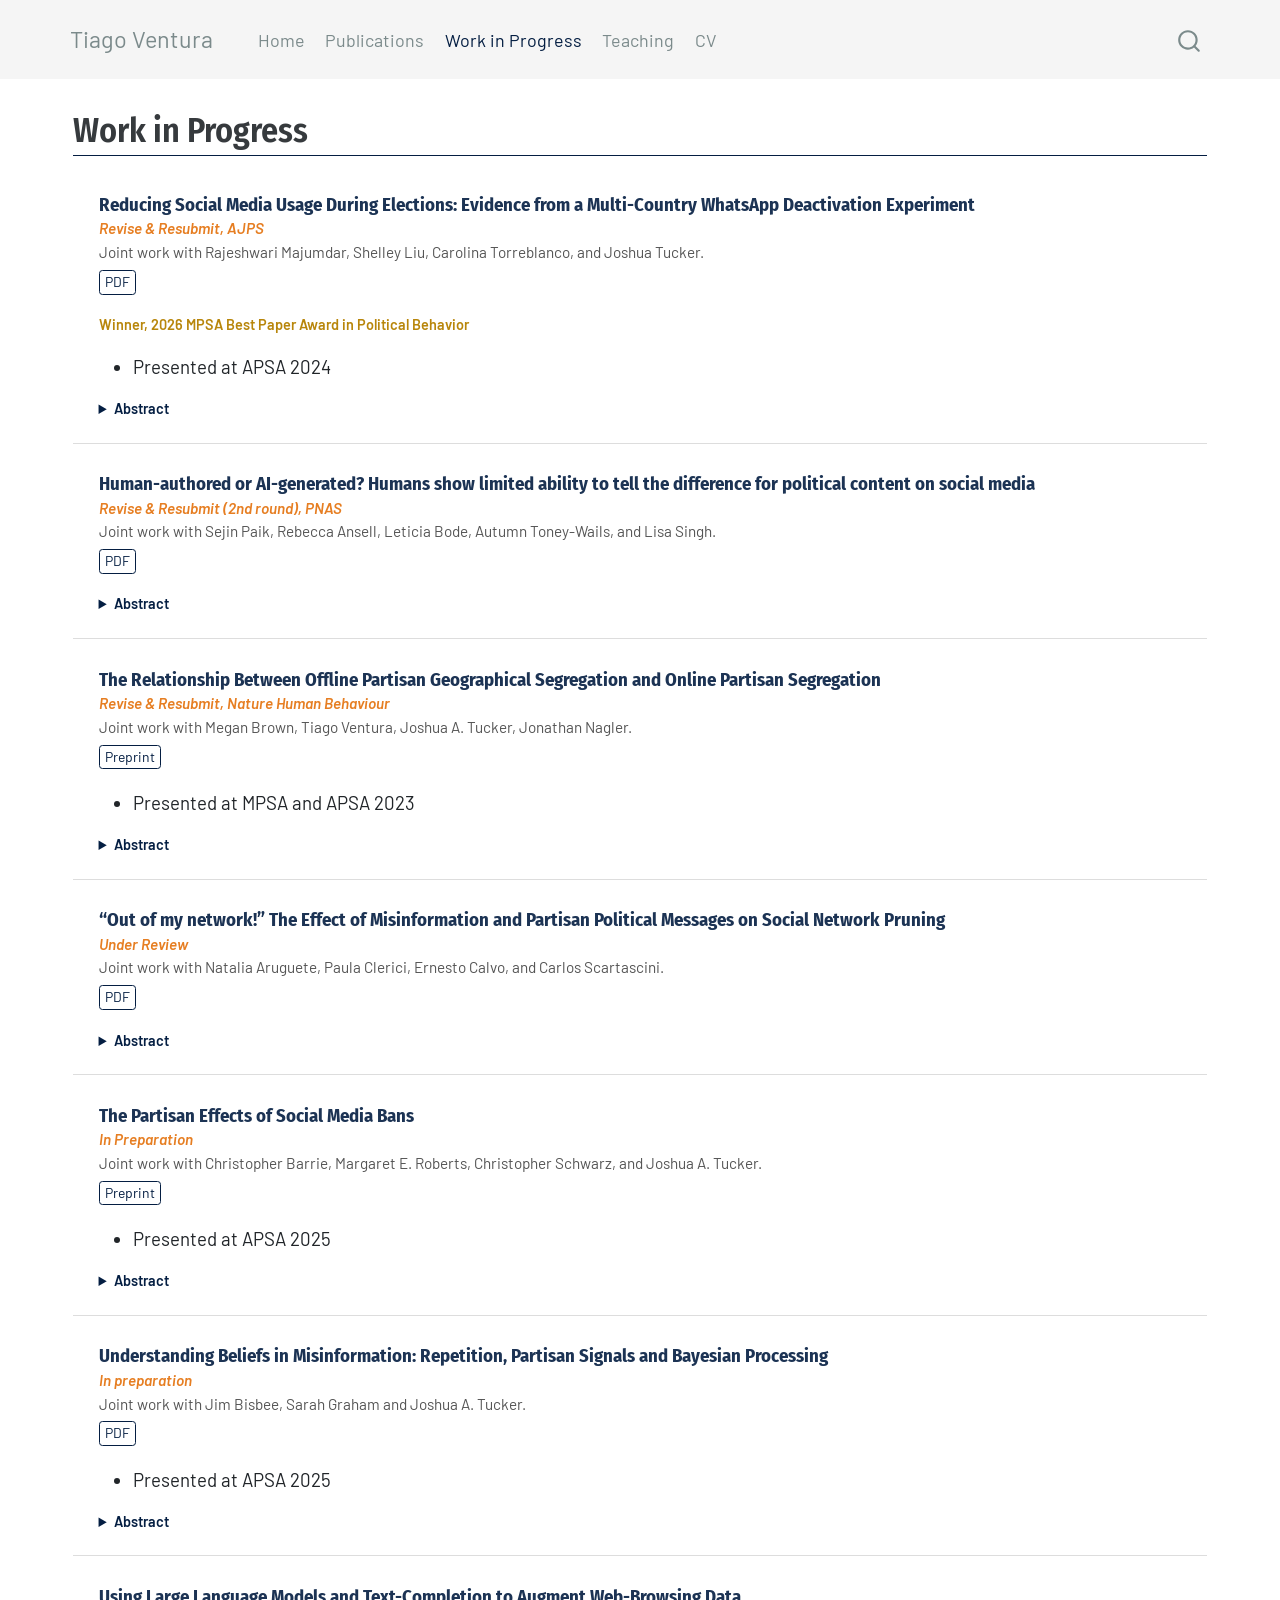
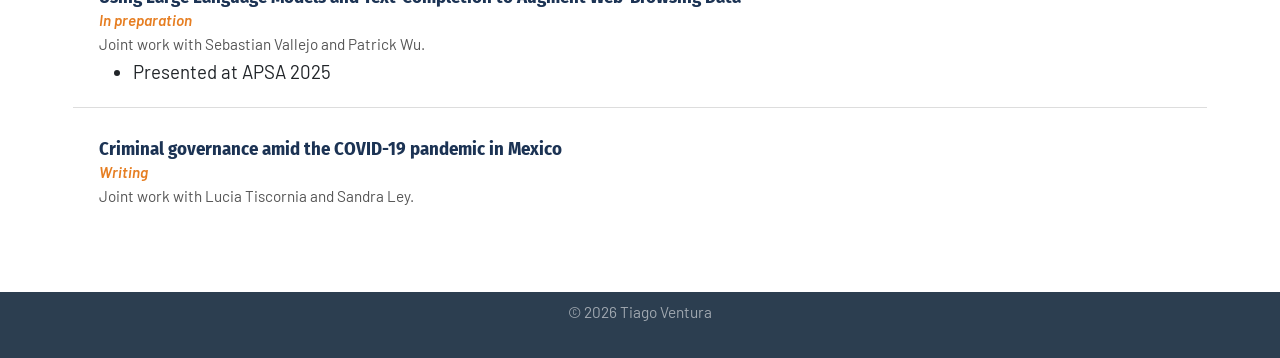
<file: docs/work-in-progress/index.html>
<!DOCTYPE html>
<html xmlns="http://www.w3.org/1999/xhtml" lang="en" xml:lang="en"><head>

<meta charset="utf-8">
<meta name="generator" content="quarto-1.3.450">

<meta name="viewport" content="width=device-width, initial-scale=1.0, user-scalable=yes">


<title>Tiago Ventura - Work in Progress</title>
<style>
code{white-space: pre-wrap;}
span.smallcaps{font-variant: small-caps;}
div.columns{display: flex; gap: min(4vw, 1.5em);}
div.column{flex: auto; overflow-x: auto;}
div.hanging-indent{margin-left: 1.5em; text-indent: -1.5em;}
ul.task-list{list-style: none;}
ul.task-list li input[type="checkbox"] {
  width: 0.8em;
  margin: 0 0.8em 0.2em -1em; /* quarto-specific, see https://github.com/quarto-dev/quarto-cli/issues/4556 */ 
  vertical-align: middle;
}
</style>


<script src="../site_libs/quarto-nav/quarto-nav.js"></script>
<script src="../site_libs/quarto-nav/headroom.min.js"></script>
<script src="../site_libs/clipboard/clipboard.min.js"></script>
<script src="../site_libs/quarto-search/autocomplete.umd.js"></script>
<script src="../site_libs/quarto-search/fuse.min.js"></script>
<script src="../site_libs/quarto-search/quarto-search.js"></script>
<meta name="quarto:offset" content="../">
<script src="../site_libs/quarto-html/quarto.js"></script>
<script src="../site_libs/quarto-html/popper.min.js"></script>
<script src="../site_libs/quarto-html/tippy.umd.min.js"></script>
<script src="../site_libs/quarto-html/anchor.min.js"></script>
<link href="../site_libs/quarto-html/tippy.css" rel="stylesheet">
<link href="../site_libs/quarto-html/quarto-syntax-highlighting.css" rel="stylesheet" id="quarto-text-highlighting-styles">
<script src="../site_libs/bootstrap/bootstrap.min.js"></script>
<link href="../site_libs/bootstrap/bootstrap-icons.css" rel="stylesheet">
<link href="../site_libs/bootstrap/bootstrap.min.css" rel="stylesheet" id="quarto-bootstrap" data-mode="light">
<script id="quarto-search-options" type="application/json">{
  "location": "navbar",
  "copy-button": false,
  "collapse-after": 3,
  "panel-placement": "end",
  "type": "overlay",
  "limit": 20,
  "language": {
    "search-no-results-text": "No results",
    "search-matching-documents-text": "matching documents",
    "search-copy-link-title": "Copy link to search",
    "search-hide-matches-text": "Hide additional matches",
    "search-more-match-text": "more match in this document",
    "search-more-matches-text": "more matches in this document",
    "search-clear-button-title": "Clear",
    "search-detached-cancel-button-title": "Cancel",
    "search-submit-button-title": "Submit",
    "search-label": "Search"
  }
}</script>
<script async="" src="https://www.googletagmanager.com/gtag/js?id=G-NC4JB8T01M"></script>

<script type="text/javascript">

window.dataLayer = window.dataLayer || [];
function gtag(){dataLayer.push(arguments);}
gtag('js', new Date());
gtag('config', 'G-NC4JB8T01M', { 'anonymize_ip': true});
</script>


<link rel="stylesheet" href="../styles.css">
</head>

<body class="nav-fixed fullcontent">

<div id="quarto-search-results"></div>
  <header id="quarto-header" class="headroom fixed-top">
    <nav class="navbar navbar-expand-lg navbar-dark ">
      <div class="navbar-container container-fluid">
      <div class="navbar-brand-container">
    <a class="navbar-brand" href="../index.html">
    <span class="navbar-title">Tiago Ventura</span>
    </a>
  </div>
            <div id="quarto-search" class="" title="Search"></div>
          <button class="navbar-toggler" type="button" data-bs-toggle="collapse" data-bs-target="#navbarCollapse" aria-controls="navbarCollapse" aria-expanded="false" aria-label="Toggle navigation" onclick="if (window.quartoToggleHeadroom) { window.quartoToggleHeadroom(); }">
  <span class="navbar-toggler-icon"></span>
</button>
          <div class="collapse navbar-collapse" id="navbarCollapse">
            <ul class="navbar-nav navbar-nav-scroll me-auto">
  <li class="nav-item">
    <a class="nav-link" href="../index.html" rel="" target="">
 <span class="menu-text">Home</span></a>
  </li>  
  <li class="nav-item">
    <a class="nav-link" href="../publications/index.html" rel="" target="">
 <span class="menu-text">Publications</span></a>
  </li>  
  <li class="nav-item">
    <a class="nav-link active" href="../work-in-progress/index.html" rel="" target="" aria-current="page">
 <span class="menu-text">Work in Progress</span></a>
  </li>  
  <li class="nav-item">
    <a class="nav-link" href="../teaching.html" rel="" target="">
 <span class="menu-text">Teaching</span></a>
  </li>  
  <li class="nav-item">
    <a class="nav-link" href="../cv.pdf" rel="" target="">
 <span class="menu-text">CV</span></a>
  </li>  
</ul>
            <div class="quarto-navbar-tools ms-auto">
</div>
          </div> <!-- /navcollapse -->
      </div> <!-- /container-fluid -->
    </nav>
</header>
<!-- content -->
<div id="quarto-content" class="quarto-container page-columns page-rows-contents page-layout-article page-navbar">
<!-- sidebar -->
<!-- margin-sidebar -->
    
<!-- main -->
<main class="content" id="quarto-document-content">

<header id="title-block-header" class="quarto-title-block default">
<div class="quarto-title">
<h1 class="title">Work in Progress</h1>
</div>



<div class="quarto-title-meta">

    
  
    
  </div>
  

</header>

<section id="reducing-social-media-usage-during-elections-evidence-from-a-multi-country-whatsapp-deactivation-experiment" class="level3 wip-entry">
<h3 class="anchored" data-anchor-id="reducing-social-media-usage-during-elections-evidence-from-a-multi-country-whatsapp-deactivation-experiment"><a href="../files/MVLTT_multicountry2.pdf" target="_blank">Reducing Social Media Usage During Elections: Evidence from a Multi-Country WhatsApp Deactivation Experiment</a></h3>
<div class="wip-status">
<p>Revise &amp; Resubmit, AJPS</p>
</div>
<div class="wip-authors">
<p>Joint work with Rajeshwari Majumdar, Shelley Liu, Carolina Torreblanco, and Joshua Tucker.</p>
</div>
<div class="pub-links">
<p><a href="../files/MVLTT_multicountry2.pdf" target="_blank">PDF</a></p>
</div>
<div class="pub-award">
<p>Winner, 2026 MPSA Best Paper Award in Political Behavior</p>
</div>
<ul>
<li>Presented at APSA 2024</li>
</ul>
<details class="pub-abstract-toggle">
<summary>
Abstract
</summary>
Recent research has investigated how social media platforms may spread misinformation and encourage harmful political discourse, which fuels political polarization, prejudice, and offline violence. We deploy online field experiments in Brazil, India, and South Africa to examine how restricting the use of WhatsApp, the world’s most widely used messaging app, affects information exposure, political attitudes, and individual well-being. We incentivize participants to either (1) stop consuming multimedia content on WhatsApp or (2) limit overall WhatsApp usage to 10 minutes per day for four weeks ahead of each country’s elections. We find that our interventions significantly reduced participants’ exposure to misinformation, online toxicity, and uncivil discussions about politics—but at the expense of keeping up with true political news. Using a wide range of measures, we detected no changes to political attitudes, but uncovered substantial gains to individual well-being as treated participants substituted WhatsApp usage for other activities. Results highlight the complex trade-offs associated with the effects of social media use on information consumption and its downstream effects.
</details>
</section>
<section id="human-authored-or-ai-generated-humans-show-limited-ability-to-tell-the-difference-for-political-content-on-social-media" class="level3 wip-entry">
<h3 class="anchored" data-anchor-id="human-authored-or-ai-generated-humans-show-limited-ability-to-tell-the-difference-for-political-content-on-social-media"><a href="../files/PVASBS_humaness_pnas.pdf" target="_blank">Human-authored or AI-generated? Humans show limited ability to tell the difference for political content on social media</a></h3>
<div class="wip-status">
<p>Revise &amp; Resubmit (2nd round), PNAS</p>
</div>
<div class="wip-authors">
<p>Joint work with Sejin Paik, Rebecca Ansell, Leticia Bode, Autumn Toney-Wails, and Lisa Singh.</p>
</div>
<div class="pub-links">
<p><a href="../files/PVASBS_humaness_pnas.pdf" target="_blank">PDF</a></p>
</div>
<details class="pub-abstract-toggle">
<summary>
Abstract
</summary>
This study employs a set of behavioral experiments to examine how individuals perceive the humanness of social media posts about the 2024 U.S. presidential debate between Kamala Harris and Donald Trump. Posts presented in the experiment were authored either by humans or chatbots, varying the large language model (LLM), the model architecture, the social media platform, and the political personas. Participants judged randomly-paired posts on which they perceived to be AI-generated. We find that human-authored posts were on average perceived as more human-like than AI outputs generated from five of the six LLMs in this study. However, their ability to detect AI is limited. They do so only slightly above chance in human-AI pairs, and this ability weakens for newer LLMs, varies by platform, and reflects partisan bias. Only posts generated with Llama 3.3 scored, on average, higher on perceived humanness than human-authored posts. The social media platform also mattered, with participants distinguishing human from AI on most platforms (YouTube, TikTok, Truth Social), but not on X/Twitter. Incivility and negative emotions are associated with high humanness perceptions, and partisan identity also shaped evaluations, with Republican respondents more likely to view ideologically mis-aligned AI posts as AI-generated.
</details>
</section>
<section id="the-relationship-between-offline-partisan-geographical-segregation-and-online-partisan-segregation" class="level3 wip-entry">
<h3 class="anchored" data-anchor-id="the-relationship-between-offline-partisan-geographical-segregation-and-online-partisan-segregation"><a href="https://arxiv.org/html/2512.07121v1" target="_blank">The Relationship Between Offline Partisan Geographical Segregation and Online Partisan Segregation</a></h3>
<div class="wip-status">
<p>Revise &amp; Resubmit, Nature Human Behaviour</p>
</div>
<div class="wip-authors">
<p>Joint work with Megan Brown, Tiago Ventura, Joshua A. Tucker, Jonathan Nagler.</p>
</div>
<div class="pub-links">
<p><a href="https://arxiv.org/html/2512.07121v1" target="_blank">Preprint</a></p>
</div>
<ul>
<li>Presented at MPSA and APSA 2023</li>
</ul>
<details class="pub-abstract-toggle">
<summary>
Abstract
</summary>
Social media is often blamed for the creation of echo chambers. However, these claims fail to consider the prevalence of offline echo chambers resulting from high levels of partisan segregation in the United States. Our article empirically assesses these online versus offline dynamics by linking a novel dataset of voters’ offline partisan segregation extracted from publicly available voter files for 180 million US voters with their online network segregation on Twitter. We investigate offline and online partisan segregation using measures of geographical and network isolation of every matched voter-twitter user to their co-partisans online and offline. Our results show that while social media users tend to form politically homogeneous online networks, these levels of partisan sorting are significantly lower than those found in offline settings. Notably, Democrats are more isolated than Republicans in both settings, and only older Republicans exhibit higher online than offline segregation. Our results contribute to the emerging literature on political communication and the homophily of online networks, providing novel evidence on partisan sorting both online and offline.
</details>
</section>
<section id="out-of-my-network-the-effect-of-misinformation-and-partisan-political-messages-on-social-network-pruning" class="level3 wip-entry">
<h3 class="anchored" data-anchor-id="out-of-my-network-the-effect-of-misinformation-and-partisan-political-messages-on-social-network-pruning"><a href="../files/topology_pruning.pdf" target="_blank">“Out of my network!” The Effect of Misinformation and Partisan Political Messages on Social Network Pruning</a></h3>
<div class="wip-status">
<p>Under Review</p>
</div>
<div class="wip-authors">
<p>Joint work with Natalia Aruguete, Paula Clerici, Ernesto Calvo, and Carlos Scartascini.</p>
</div>
<div class="pub-links">
<p><a href="../files/topology_pruning.pdf" target="_blank">PDF</a></p>
</div>
<details class="pub-abstract-toggle">
<summary>
Abstract
</summary>
We study why social media users eliminate contacts who share dissonant content, and show that pruning operates through two distinct mechanisms depending on whether the content is partisan or factually false. We embed two image-based conjoint experiments in a nationally representative Argentine panel (N ≈ 3,000 per wave). When the dissonant content is partisan (sovereign debt), pruning intentions are frame-sensitive and directionally asymmetric across parties: <em>Frente de Todos</em> voters prune more in response to pro-Macri text and imagery, while <em>Juntos por el Cambio</em> voters respond in the opposite direction. When the dissonant content is misinformation (COVID-19 vaccine false claims), pruning rates are uniformly high and frame-insensitive. We call these mechanisms <em>partisan-directional pruning</em> and <em>epistemic-norm pruning</em> and show they coexist within the same population. We also show that partisan users expect to be pruned at rates exceeding both their own behavior and the population base rate, a self-reinforcing dynamic that could sustain network sorting independently of algorithmic curation.
</details>
</section>
<section id="the-partisan-effects-of-social-media-bans" class="level3 wip-entry">
<h3 class="anchored" data-anchor-id="the-partisan-effects-of-social-media-bans"><a href="https://osf.io/preprints/socarxiv/4stfw_v1" target="_blank">The Partisan Effects of Social Media Bans</a></h3>
<div class="wip-status">
<p>In Preparation</p>
</div>
<div class="wip-authors">
<p>Joint work with Christopher Barrie, Margaret E. Roberts, Christopher Schwarz, and Joshua A. Tucker.</p>
</div>
<div class="pub-links">
<p><a href="https://osf.io/preprints/socarxiv/4stfw_v1" target="_blank">Preprint</a></p>
</div>
<ul>
<li>Presented at APSA 2025</li>
</ul>
<details class="pub-abstract-toggle">
<summary>
Abstract
</summary>
What happens to information environments when democracies ban social mediaplatforms? While a large literature examines information control under authoritarianism,democratic governments have increasingly intervened in major online platforms. Westudy a prominent case: Brazil’s 2024 national ban on the social media platform X. Usingan event-study design, we estimate the causal effects of the ban and examine how partisanidentity shaped responses. Drawing on a large sample of politically engaged users andideal-point estimates of ideology, we find strong partisan asymmetries. Conservativeusers not aligned with the government were more likely to circumvent the ban, andright-leaning news domains became markedly more prevalent on the platform. Wedescribe this dynamic as a “sorting ratchet”: the ban segmented the digital publicsphere along partisan lines, with effects that persisted even after restrictions were lifted.Platform bans in democratic settings may therefore deepen polarization and durablyreshape information environments.
</details>
</section>
<section id="understanding-beliefs-in-misinformation-repetition-partisan-signals-and-bayesian-processing" class="level3 wip-entry">
<h3 class="anchored" data-anchor-id="understanding-beliefs-in-misinformation-repetition-partisan-signals-and-bayesian-processing"><a href="../files/ite.pdf" target="_blank">Understanding Beliefs in Misinformation: Repetition, Partisan Signals and Bayesian Processing</a></h3>
<div class="wip-status">
<p>In preparation</p>
</div>
<div class="wip-authors">
<p>Joint work with Jim Bisbee, Sarah Graham and Joshua A. Tucker.</p>
</div>
<div class="pub-links">
<p><a href="../files/ite.pdf" target="_blank">PDF</a></p>
</div>
<ul>
<li>Presented at APSA 2025</li>
</ul>
<details class="pub-abstract-toggle">
<summary>
Abstract
</summary>
Partisan motivations and repeated exposure are two dominant explanations for how individuals form beliefs about political misinformation. Yet, there is little research that integrates these processes, despite each pointing to different interventions to combat the spread of false information, especially in online information environments. In this paper, we situate both frameworks within a unified Bayesian model of belief formation and design survey experiments to explore several implications of this theoretical framework. We find that both partisan motivated reasoning and prior exposure (“illusory truth effects”) manifest in our data, and that they exacerbate each other, painting a bleak picture of how the steady drumbeat of partisan-flavored misinformation online influences public beliefs. However, we also find that the duration of these biases attenuates sharply over time and that attaching warning labels to false information mitigates the manifestation of both cognitive biases. The findings suggest that partisan motivations dominate belief formation in political settings, with prior exposure to misinformation playing a secondary role. These results contribute to a deeper understanding of cognitive biases in political information processing and provide a structured way of thinking about how best to understand the phenomenon of online misinformation, shifting the focus from the role of mass-level beliefs for falsehoods to the role of political elites and partisan media spreading rumors.
</details>
</section>
<section id="using-large-language-models-and-text-completion-to-augment-web-browsing-data" class="level3 wip-entry">
<h3 class="anchored" data-anchor-id="using-large-language-models-and-text-completion-to-augment-web-browsing-data">Using Large Language Models and Text-Completion to Augment Web-Browsing Data</h3>
<div class="wip-status">
<p>In preparation</p>
</div>
<div class="wip-authors">
<p>Joint work with Sebastian Vallejo and Patrick Wu.</p>
</div>
<ul>
<li>Presented at APSA 2025</li>
</ul>
</section>
<section id="criminal-governance-amid-the-covid-19-pandemic-in-mexico" class="level3 wip-entry">
<h3 class="anchored" data-anchor-id="criminal-governance-amid-the-covid-19-pandemic-in-mexico">Criminal governance amid the COVID-19 pandemic in Mexico</h3>
<div class="wip-status">
<p>Writing</p>
</div>
<div class="wip-authors">
<p>Joint work with Lucia Tiscornia and Sandra Ley.</p>
</div>
</section>



</main> <!-- /main -->
<script id="quarto-html-after-body" type="application/javascript">
window.document.addEventListener("DOMContentLoaded", function (event) {
  const toggleBodyColorMode = (bsSheetEl) => {
    const mode = bsSheetEl.getAttribute("data-mode");
    const bodyEl = window.document.querySelector("body");
    if (mode === "dark") {
      bodyEl.classList.add("quarto-dark");
      bodyEl.classList.remove("quarto-light");
    } else {
      bodyEl.classList.add("quarto-light");
      bodyEl.classList.remove("quarto-dark");
    }
  }
  const toggleBodyColorPrimary = () => {
    const bsSheetEl = window.document.querySelector("link#quarto-bootstrap");
    if (bsSheetEl) {
      toggleBodyColorMode(bsSheetEl);
    }
  }
  toggleBodyColorPrimary();  
  const icon = "";
  const anchorJS = new window.AnchorJS();
  anchorJS.options = {
    placement: 'right',
    icon: icon
  };
  anchorJS.add('.anchored');
  const isCodeAnnotation = (el) => {
    for (const clz of el.classList) {
      if (clz.startsWith('code-annotation-')) {                     
        return true;
      }
    }
    return false;
  }
  const clipboard = new window.ClipboardJS('.code-copy-button', {
    text: function(trigger) {
      const codeEl = trigger.previousElementSibling.cloneNode(true);
      for (const childEl of codeEl.children) {
        if (isCodeAnnotation(childEl)) {
          childEl.remove();
        }
      }
      return codeEl.innerText;
    }
  });
  clipboard.on('success', function(e) {
    // button target
    const button = e.trigger;
    // don't keep focus
    button.blur();
    // flash "checked"
    button.classList.add('code-copy-button-checked');
    var currentTitle = button.getAttribute("title");
    button.setAttribute("title", "Copied!");
    let tooltip;
    if (window.bootstrap) {
      button.setAttribute("data-bs-toggle", "tooltip");
      button.setAttribute("data-bs-placement", "left");
      button.setAttribute("data-bs-title", "Copied!");
      tooltip = new bootstrap.Tooltip(button, 
        { trigger: "manual", 
          customClass: "code-copy-button-tooltip",
          offset: [0, -8]});
      tooltip.show();    
    }
    setTimeout(function() {
      if (tooltip) {
        tooltip.hide();
        button.removeAttribute("data-bs-title");
        button.removeAttribute("data-bs-toggle");
        button.removeAttribute("data-bs-placement");
      }
      button.setAttribute("title", currentTitle);
      button.classList.remove('code-copy-button-checked');
    }, 1000);
    // clear code selection
    e.clearSelection();
  });
  function tippyHover(el, contentFn) {
    const config = {
      allowHTML: true,
      content: contentFn,
      maxWidth: 500,
      delay: 100,
      arrow: false,
      appendTo: function(el) {
          return el.parentElement;
      },
      interactive: true,
      interactiveBorder: 10,
      theme: 'quarto',
      placement: 'bottom-start'
    };
    window.tippy(el, config); 
  }
  const noterefs = window.document.querySelectorAll('a[role="doc-noteref"]');
  for (var i=0; i<noterefs.length; i++) {
    const ref = noterefs[i];
    tippyHover(ref, function() {
      // use id or data attribute instead here
      let href = ref.getAttribute('data-footnote-href') || ref.getAttribute('href');
      try { href = new URL(href).hash; } catch {}
      const id = href.replace(/^#\/?/, "");
      const note = window.document.getElementById(id);
      return note.innerHTML;
    });
  }
      let selectedAnnoteEl;
      const selectorForAnnotation = ( cell, annotation) => {
        let cellAttr = 'data-code-cell="' + cell + '"';
        let lineAttr = 'data-code-annotation="' +  annotation + '"';
        const selector = 'span[' + cellAttr + '][' + lineAttr + ']';
        return selector;
      }
      const selectCodeLines = (annoteEl) => {
        const doc = window.document;
        const targetCell = annoteEl.getAttribute("data-target-cell");
        const targetAnnotation = annoteEl.getAttribute("data-target-annotation");
        const annoteSpan = window.document.querySelector(selectorForAnnotation(targetCell, targetAnnotation));
        const lines = annoteSpan.getAttribute("data-code-lines").split(",");
        const lineIds = lines.map((line) => {
          return targetCell + "-" + line;
        })
        let top = null;
        let height = null;
        let parent = null;
        if (lineIds.length > 0) {
            //compute the position of the single el (top and bottom and make a div)
            const el = window.document.getElementById(lineIds[0]);
            top = el.offsetTop;
            height = el.offsetHeight;
            parent = el.parentElement.parentElement;
          if (lineIds.length > 1) {
            const lastEl = window.document.getElementById(lineIds[lineIds.length - 1]);
            const bottom = lastEl.offsetTop + lastEl.offsetHeight;
            height = bottom - top;
          }
          if (top !== null && height !== null && parent !== null) {
            // cook up a div (if necessary) and position it 
            let div = window.document.getElementById("code-annotation-line-highlight");
            if (div === null) {
              div = window.document.createElement("div");
              div.setAttribute("id", "code-annotation-line-highlight");
              div.style.position = 'absolute';
              parent.appendChild(div);
            }
            div.style.top = top - 2 + "px";
            div.style.height = height + 4 + "px";
            let gutterDiv = window.document.getElementById("code-annotation-line-highlight-gutter");
            if (gutterDiv === null) {
              gutterDiv = window.document.createElement("div");
              gutterDiv.setAttribute("id", "code-annotation-line-highlight-gutter");
              gutterDiv.style.position = 'absolute';
              const codeCell = window.document.getElementById(targetCell);
              const gutter = codeCell.querySelector('.code-annotation-gutter');
              gutter.appendChild(gutterDiv);
            }
            gutterDiv.style.top = top - 2 + "px";
            gutterDiv.style.height = height + 4 + "px";
          }
          selectedAnnoteEl = annoteEl;
        }
      };
      const unselectCodeLines = () => {
        const elementsIds = ["code-annotation-line-highlight", "code-annotation-line-highlight-gutter"];
        elementsIds.forEach((elId) => {
          const div = window.document.getElementById(elId);
          if (div) {
            div.remove();
          }
        });
        selectedAnnoteEl = undefined;
      };
      // Attach click handler to the DT
      const annoteDls = window.document.querySelectorAll('dt[data-target-cell]');
      for (const annoteDlNode of annoteDls) {
        annoteDlNode.addEventListener('click', (event) => {
          const clickedEl = event.target;
          if (clickedEl !== selectedAnnoteEl) {
            unselectCodeLines();
            const activeEl = window.document.querySelector('dt[data-target-cell].code-annotation-active');
            if (activeEl) {
              activeEl.classList.remove('code-annotation-active');
            }
            selectCodeLines(clickedEl);
            clickedEl.classList.add('code-annotation-active');
          } else {
            // Unselect the line
            unselectCodeLines();
            clickedEl.classList.remove('code-annotation-active');
          }
        });
      }
  const findCites = (el) => {
    const parentEl = el.parentElement;
    if (parentEl) {
      const cites = parentEl.dataset.cites;
      if (cites) {
        return {
          el,
          cites: cites.split(' ')
        };
      } else {
        return findCites(el.parentElement)
      }
    } else {
      return undefined;
    }
  };
  var bibliorefs = window.document.querySelectorAll('a[role="doc-biblioref"]');
  for (var i=0; i<bibliorefs.length; i++) {
    const ref = bibliorefs[i];
    const citeInfo = findCites(ref);
    if (citeInfo) {
      tippyHover(citeInfo.el, function() {
        var popup = window.document.createElement('div');
        citeInfo.cites.forEach(function(cite) {
          var citeDiv = window.document.createElement('div');
          citeDiv.classList.add('hanging-indent');
          citeDiv.classList.add('csl-entry');
          var biblioDiv = window.document.getElementById('ref-' + cite);
          if (biblioDiv) {
            citeDiv.innerHTML = biblioDiv.innerHTML;
          }
          popup.appendChild(citeDiv);
        });
        return popup.innerHTML;
      });
    }
  }
});
</script>
</div> <!-- /content -->
<footer class="footer">
  <div class="nav-footer">
    <div class="nav-footer-left">
      &nbsp;
    </div>   
    <div class="nav-footer-center">© 2026 Tiago Ventura</div>
    <div class="nav-footer-right">
      &nbsp;
    </div>
  </div>
</footer>



</body></html>
</file>
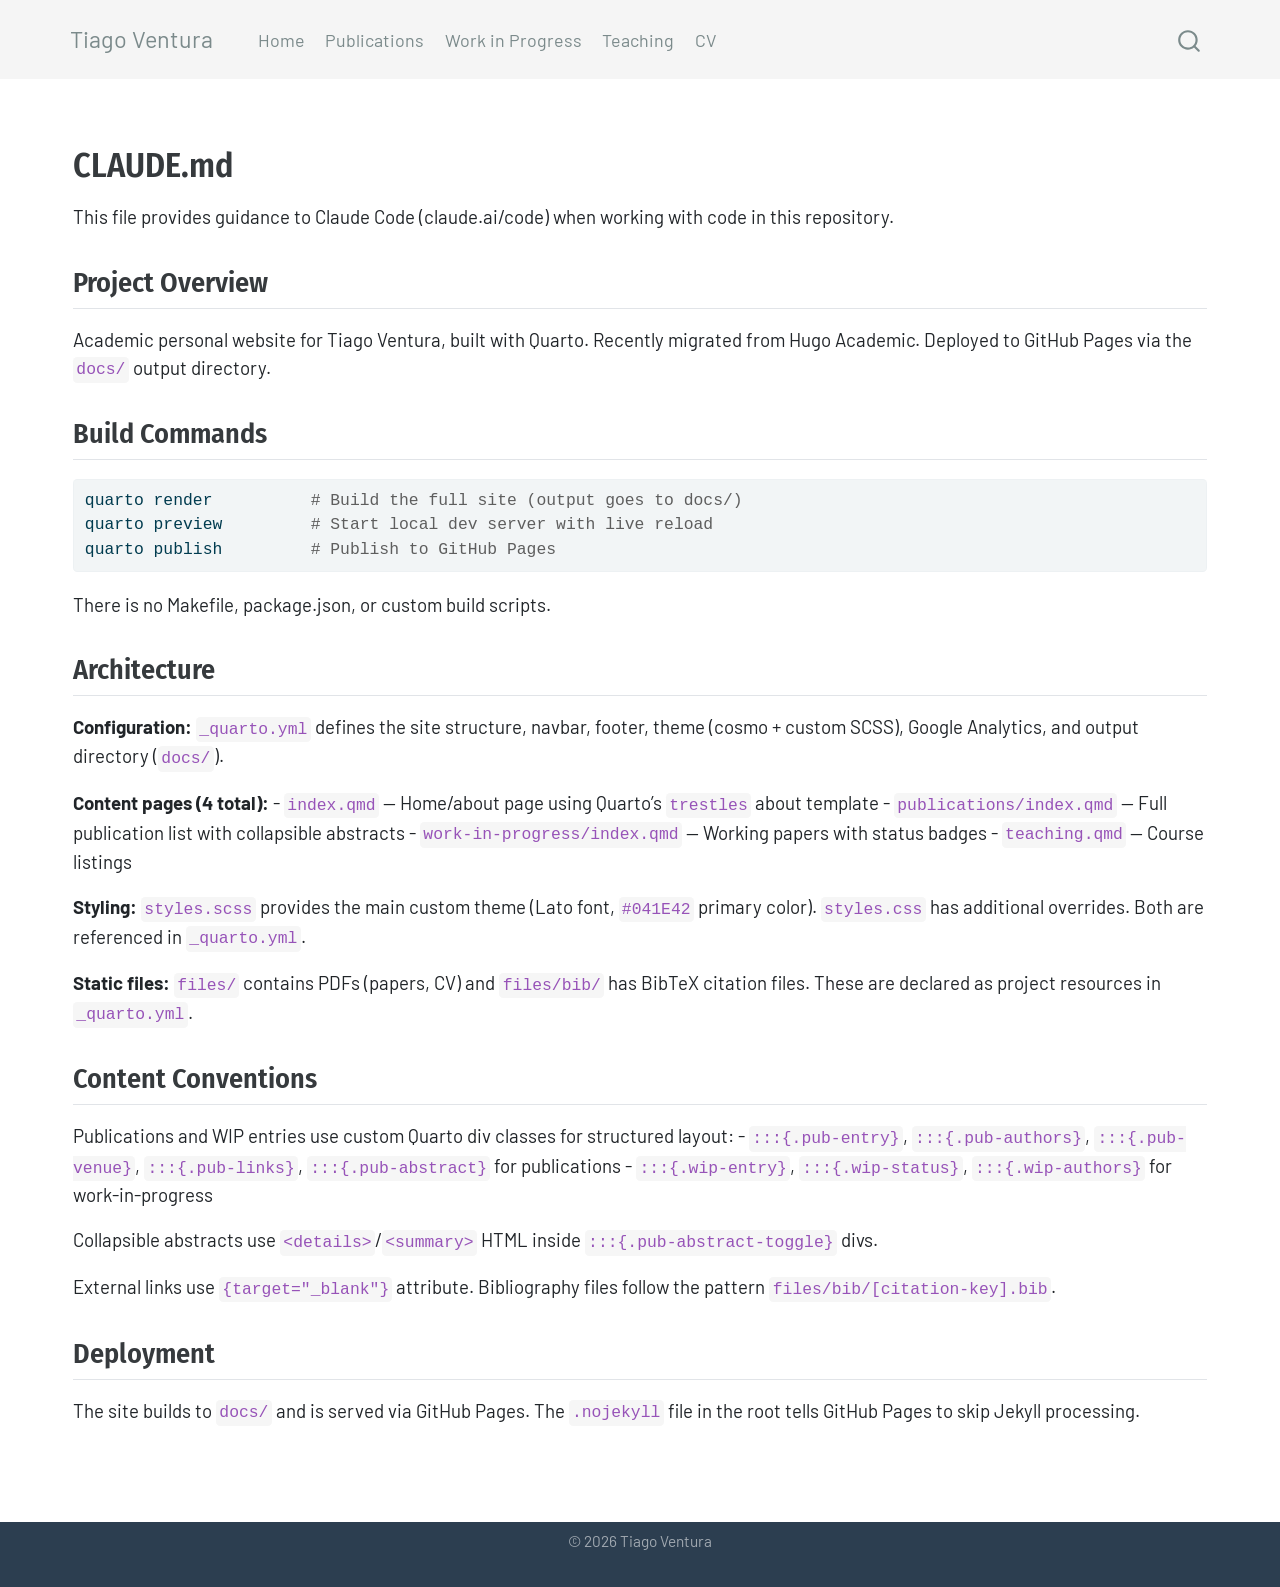
<file: docs/CLAUDE.html>
<!DOCTYPE html>
<html xmlns="http://www.w3.org/1999/xhtml" lang="en" xml:lang="en"><head>

<meta charset="utf-8">
<meta name="generator" content="quarto-1.3.450">

<meta name="viewport" content="width=device-width, initial-scale=1.0, user-scalable=yes">


<title>Tiago Ventura – claude</title>
<style>
code{white-space: pre-wrap;}
span.smallcaps{font-variant: small-caps;}
div.columns{display: flex; gap: min(4vw, 1.5em);}
div.column{flex: auto; overflow-x: auto;}
div.hanging-indent{margin-left: 1.5em; text-indent: -1.5em;}
ul.task-list{list-style: none;}
ul.task-list li input[type="checkbox"] {
  width: 0.8em;
  margin: 0 0.8em 0.2em -1em; /* quarto-specific, see https://github.com/quarto-dev/quarto-cli/issues/4556 */ 
  vertical-align: middle;
}
/* CSS for syntax highlighting */
pre > code.sourceCode { white-space: pre; position: relative; }
pre > code.sourceCode > span { display: inline-block; line-height: 1.25; }
pre > code.sourceCode > span:empty { height: 1.2em; }
.sourceCode { overflow: visible; }
code.sourceCode > span { color: inherit; text-decoration: inherit; }
div.sourceCode { margin: 1em 0; }
pre.sourceCode { margin: 0; }
@media screen {
div.sourceCode { overflow: auto; }
}
@media print {
pre > code.sourceCode { white-space: pre-wrap; }
pre > code.sourceCode > span { text-indent: -5em; padding-left: 5em; }
}
pre.numberSource code
  { counter-reset: source-line 0; }
pre.numberSource code > span
  { position: relative; left: -4em; counter-increment: source-line; }
pre.numberSource code > span > a:first-child::before
  { content: counter(source-line);
    position: relative; left: -1em; text-align: right; vertical-align: baseline;
    border: none; display: inline-block;
    -webkit-touch-callout: none; -webkit-user-select: none;
    -khtml-user-select: none; -moz-user-select: none;
    -ms-user-select: none; user-select: none;
    padding: 0 4px; width: 4em;
  }
pre.numberSource { margin-left: 3em;  padding-left: 4px; }
div.sourceCode
  {   }
@media screen {
pre > code.sourceCode > span > a:first-child::before { text-decoration: underline; }
}
</style>


<script src="site_libs/quarto-nav/quarto-nav.js"></script>
<script src="site_libs/quarto-nav/headroom.min.js"></script>
<script src="site_libs/clipboard/clipboard.min.js"></script>
<script src="site_libs/quarto-search/autocomplete.umd.js"></script>
<script src="site_libs/quarto-search/fuse.min.js"></script>
<script src="site_libs/quarto-search/quarto-search.js"></script>
<meta name="quarto:offset" content="./">
<script src="site_libs/quarto-html/quarto.js"></script>
<script src="site_libs/quarto-html/popper.min.js"></script>
<script src="site_libs/quarto-html/tippy.umd.min.js"></script>
<script src="site_libs/quarto-html/anchor.min.js"></script>
<link href="site_libs/quarto-html/tippy.css" rel="stylesheet">
<link href="site_libs/quarto-html/quarto-syntax-highlighting.css" rel="stylesheet" id="quarto-text-highlighting-styles">
<script src="site_libs/bootstrap/bootstrap.min.js"></script>
<link href="site_libs/bootstrap/bootstrap-icons.css" rel="stylesheet">
<link href="site_libs/bootstrap/bootstrap.min.css" rel="stylesheet" id="quarto-bootstrap" data-mode="light">
<script id="quarto-search-options" type="application/json">{
  "location": "navbar",
  "copy-button": false,
  "collapse-after": 3,
  "panel-placement": "end",
  "type": "overlay",
  "limit": 20,
  "language": {
    "search-no-results-text": "No results",
    "search-matching-documents-text": "matching documents",
    "search-copy-link-title": "Copy link to search",
    "search-hide-matches-text": "Hide additional matches",
    "search-more-match-text": "more match in this document",
    "search-more-matches-text": "more matches in this document",
    "search-clear-button-title": "Clear",
    "search-detached-cancel-button-title": "Cancel",
    "search-submit-button-title": "Submit",
    "search-label": "Search"
  }
}</script>
<script async="" src="https://www.googletagmanager.com/gtag/js?id=G-NC4JB8T01M"></script>

<script type="text/javascript">

window.dataLayer = window.dataLayer || [];
function gtag(){dataLayer.push(arguments);}
gtag('js', new Date());
gtag('config', 'G-NC4JB8T01M', { 'anonymize_ip': true});
</script>


<link rel="stylesheet" href="styles.css">
</head>

<body class="nav-fixed fullcontent">

<div id="quarto-search-results"></div>
  <header id="quarto-header" class="headroom fixed-top">
    <nav class="navbar navbar-expand-lg navbar-dark ">
      <div class="navbar-container container-fluid">
      <div class="navbar-brand-container">
    <a class="navbar-brand" href="./index.html">
    <span class="navbar-title">Tiago Ventura</span>
    </a>
  </div>
            <div id="quarto-search" class="" title="Search"></div>
          <button class="navbar-toggler" type="button" data-bs-toggle="collapse" data-bs-target="#navbarCollapse" aria-controls="navbarCollapse" aria-expanded="false" aria-label="Toggle navigation" onclick="if (window.quartoToggleHeadroom) { window.quartoToggleHeadroom(); }">
  <span class="navbar-toggler-icon"></span>
</button>
          <div class="collapse navbar-collapse" id="navbarCollapse">
            <ul class="navbar-nav navbar-nav-scroll me-auto">
  <li class="nav-item">
    <a class="nav-link" href="./index.html" rel="" target="">
 <span class="menu-text">Home</span></a>
  </li>  
  <li class="nav-item">
    <a class="nav-link" href="./publications/index.html" rel="" target="">
 <span class="menu-text">Publications</span></a>
  </li>  
  <li class="nav-item">
    <a class="nav-link" href="./work-in-progress/index.html" rel="" target="">
 <span class="menu-text">Work in Progress</span></a>
  </li>  
  <li class="nav-item">
    <a class="nav-link" href="./teaching.html" rel="" target="">
 <span class="menu-text">Teaching</span></a>
  </li>  
  <li class="nav-item">
    <a class="nav-link" href="./cv.pdf" rel="" target="">
 <span class="menu-text">CV</span></a>
  </li>  
</ul>
            <div class="quarto-navbar-tools ms-auto">
</div>
          </div> <!-- /navcollapse -->
      </div> <!-- /container-fluid -->
    </nav>
</header>
<!-- content -->
<div id="quarto-content" class="quarto-container page-columns page-rows-contents page-layout-article page-navbar">
<!-- sidebar -->
<!-- margin-sidebar -->
    
<!-- main -->
<main class="content" id="quarto-document-content">



<section id="claude.md" class="level1">
<h1>CLAUDE.md</h1>
<p>This file provides guidance to Claude Code (claude.ai/code) when working with code in this repository.</p>
<section id="project-overview" class="level2">
<h2 class="anchored" data-anchor-id="project-overview">Project Overview</h2>
<p>Academic personal website for Tiago Ventura, built with Quarto. Recently migrated from Hugo Academic. Deployed to GitHub Pages via the <code>docs/</code> output directory.</p>
</section>
<section id="build-commands" class="level2">
<h2 class="anchored" data-anchor-id="build-commands">Build Commands</h2>
<div class="sourceCode" id="cb1"><pre class="sourceCode bash code-with-copy"><code class="sourceCode bash"><span id="cb1-1"><a href="#cb1-1" aria-hidden="true" tabindex="-1"></a><span class="ex">quarto</span> render          <span class="co"># Build the full site (output goes to docs/)</span></span>
<span id="cb1-2"><a href="#cb1-2" aria-hidden="true" tabindex="-1"></a><span class="ex">quarto</span> preview         <span class="co"># Start local dev server with live reload</span></span>
<span id="cb1-3"><a href="#cb1-3" aria-hidden="true" tabindex="-1"></a><span class="ex">quarto</span> publish         <span class="co"># Publish to GitHub Pages</span></span></code><button title="Copy to Clipboard" class="code-copy-button"><i class="bi"></i></button></pre></div>
<p>There is no Makefile, package.json, or custom build scripts.</p>
</section>
<section id="architecture" class="level2">
<h2 class="anchored" data-anchor-id="architecture">Architecture</h2>
<p><strong>Configuration:</strong> <code>_quarto.yml</code> defines the site structure, navbar, footer, theme (cosmo + custom SCSS), Google Analytics, and output directory (<code>docs/</code>).</p>
<p><strong>Content pages (4 total):</strong> - <code>index.qmd</code> — Home/about page using Quarto’s <code>trestles</code> about template - <code>publications/index.qmd</code> — Full publication list with collapsible abstracts - <code>work-in-progress/index.qmd</code> — Working papers with status badges - <code>teaching.qmd</code> — Course listings</p>
<p><strong>Styling:</strong> <code>styles.scss</code> provides the main custom theme (Lato font, <code>#041E42</code> primary color). <code>styles.css</code> has additional overrides. Both are referenced in <code>_quarto.yml</code>.</p>
<p><strong>Static files:</strong> <code>files/</code> contains PDFs (papers, CV) and <code>files/bib/</code> has BibTeX citation files. These are declared as project resources in <code>_quarto.yml</code>.</p>
</section>
<section id="content-conventions" class="level2">
<h2 class="anchored" data-anchor-id="content-conventions">Content Conventions</h2>
<p>Publications and WIP entries use custom Quarto div classes for structured layout: - <code>:::{.pub-entry}</code>, <code>:::{.pub-authors}</code>, <code>:::{.pub-venue}</code>, <code>:::{.pub-links}</code>, <code>:::{.pub-abstract}</code> for publications - <code>:::{.wip-entry}</code>, <code>:::{.wip-status}</code>, <code>:::{.wip-authors}</code> for work-in-progress</p>
<p>Collapsible abstracts use <code>&lt;details&gt;</code>/<code>&lt;summary&gt;</code> HTML inside <code>:::{.pub-abstract-toggle}</code> divs.</p>
<p>External links use <code>{target="_blank"}</code> attribute. Bibliography files follow the pattern <code>files/bib/[citation-key].bib</code>.</p>
</section>
<section id="deployment" class="level2">
<h2 class="anchored" data-anchor-id="deployment">Deployment</h2>
<p>The site builds to <code>docs/</code> and is served via GitHub Pages. The <code>.nojekyll</code> file in the root tells GitHub Pages to skip Jekyll processing.</p>


</section>
</section>

</main> <!-- /main -->
<script id="quarto-html-after-body" type="application/javascript">
window.document.addEventListener("DOMContentLoaded", function (event) {
  const toggleBodyColorMode = (bsSheetEl) => {
    const mode = bsSheetEl.getAttribute("data-mode");
    const bodyEl = window.document.querySelector("body");
    if (mode === "dark") {
      bodyEl.classList.add("quarto-dark");
      bodyEl.classList.remove("quarto-light");
    } else {
      bodyEl.classList.add("quarto-light");
      bodyEl.classList.remove("quarto-dark");
    }
  }
  const toggleBodyColorPrimary = () => {
    const bsSheetEl = window.document.querySelector("link#quarto-bootstrap");
    if (bsSheetEl) {
      toggleBodyColorMode(bsSheetEl);
    }
  }
  toggleBodyColorPrimary();  
  const icon = "";
  const anchorJS = new window.AnchorJS();
  anchorJS.options = {
    placement: 'right',
    icon: icon
  };
  anchorJS.add('.anchored');
  const isCodeAnnotation = (el) => {
    for (const clz of el.classList) {
      if (clz.startsWith('code-annotation-')) {                     
        return true;
      }
    }
    return false;
  }
  const clipboard = new window.ClipboardJS('.code-copy-button', {
    text: function(trigger) {
      const codeEl = trigger.previousElementSibling.cloneNode(true);
      for (const childEl of codeEl.children) {
        if (isCodeAnnotation(childEl)) {
          childEl.remove();
        }
      }
      return codeEl.innerText;
    }
  });
  clipboard.on('success', function(e) {
    // button target
    const button = e.trigger;
    // don't keep focus
    button.blur();
    // flash "checked"
    button.classList.add('code-copy-button-checked');
    var currentTitle = button.getAttribute("title");
    button.setAttribute("title", "Copied!");
    let tooltip;
    if (window.bootstrap) {
      button.setAttribute("data-bs-toggle", "tooltip");
      button.setAttribute("data-bs-placement", "left");
      button.setAttribute("data-bs-title", "Copied!");
      tooltip = new bootstrap.Tooltip(button, 
        { trigger: "manual", 
          customClass: "code-copy-button-tooltip",
          offset: [0, -8]});
      tooltip.show();    
    }
    setTimeout(function() {
      if (tooltip) {
        tooltip.hide();
        button.removeAttribute("data-bs-title");
        button.removeAttribute("data-bs-toggle");
        button.removeAttribute("data-bs-placement");
      }
      button.setAttribute("title", currentTitle);
      button.classList.remove('code-copy-button-checked');
    }, 1000);
    // clear code selection
    e.clearSelection();
  });
  function tippyHover(el, contentFn) {
    const config = {
      allowHTML: true,
      content: contentFn,
      maxWidth: 500,
      delay: 100,
      arrow: false,
      appendTo: function(el) {
          return el.parentElement;
      },
      interactive: true,
      interactiveBorder: 10,
      theme: 'quarto',
      placement: 'bottom-start'
    };
    window.tippy(el, config); 
  }
  const noterefs = window.document.querySelectorAll('a[role="doc-noteref"]');
  for (var i=0; i<noterefs.length; i++) {
    const ref = noterefs[i];
    tippyHover(ref, function() {
      // use id or data attribute instead here
      let href = ref.getAttribute('data-footnote-href') || ref.getAttribute('href');
      try { href = new URL(href).hash; } catch {}
      const id = href.replace(/^#\/?/, "");
      const note = window.document.getElementById(id);
      return note.innerHTML;
    });
  }
      let selectedAnnoteEl;
      const selectorForAnnotation = ( cell, annotation) => {
        let cellAttr = 'data-code-cell="' + cell + '"';
        let lineAttr = 'data-code-annotation="' +  annotation + '"';
        const selector = 'span[' + cellAttr + '][' + lineAttr + ']';
        return selector;
      }
      const selectCodeLines = (annoteEl) => {
        const doc = window.document;
        const targetCell = annoteEl.getAttribute("data-target-cell");
        const targetAnnotation = annoteEl.getAttribute("data-target-annotation");
        const annoteSpan = window.document.querySelector(selectorForAnnotation(targetCell, targetAnnotation));
        const lines = annoteSpan.getAttribute("data-code-lines").split(",");
        const lineIds = lines.map((line) => {
          return targetCell + "-" + line;
        })
        let top = null;
        let height = null;
        let parent = null;
        if (lineIds.length > 0) {
            //compute the position of the single el (top and bottom and make a div)
            const el = window.document.getElementById(lineIds[0]);
            top = el.offsetTop;
            height = el.offsetHeight;
            parent = el.parentElement.parentElement;
          if (lineIds.length > 1) {
            const lastEl = window.document.getElementById(lineIds[lineIds.length - 1]);
            const bottom = lastEl.offsetTop + lastEl.offsetHeight;
            height = bottom - top;
          }
          if (top !== null && height !== null && parent !== null) {
            // cook up a div (if necessary) and position it 
            let div = window.document.getElementById("code-annotation-line-highlight");
            if (div === null) {
              div = window.document.createElement("div");
              div.setAttribute("id", "code-annotation-line-highlight");
              div.style.position = 'absolute';
              parent.appendChild(div);
            }
            div.style.top = top - 2 + "px";
            div.style.height = height + 4 + "px";
            let gutterDiv = window.document.getElementById("code-annotation-line-highlight-gutter");
            if (gutterDiv === null) {
              gutterDiv = window.document.createElement("div");
              gutterDiv.setAttribute("id", "code-annotation-line-highlight-gutter");
              gutterDiv.style.position = 'absolute';
              const codeCell = window.document.getElementById(targetCell);
              const gutter = codeCell.querySelector('.code-annotation-gutter');
              gutter.appendChild(gutterDiv);
            }
            gutterDiv.style.top = top - 2 + "px";
            gutterDiv.style.height = height + 4 + "px";
          }
          selectedAnnoteEl = annoteEl;
        }
      };
      const unselectCodeLines = () => {
        const elementsIds = ["code-annotation-line-highlight", "code-annotation-line-highlight-gutter"];
        elementsIds.forEach((elId) => {
          const div = window.document.getElementById(elId);
          if (div) {
            div.remove();
          }
        });
        selectedAnnoteEl = undefined;
      };
      // Attach click handler to the DT
      const annoteDls = window.document.querySelectorAll('dt[data-target-cell]');
      for (const annoteDlNode of annoteDls) {
        annoteDlNode.addEventListener('click', (event) => {
          const clickedEl = event.target;
          if (clickedEl !== selectedAnnoteEl) {
            unselectCodeLines();
            const activeEl = window.document.querySelector('dt[data-target-cell].code-annotation-active');
            if (activeEl) {
              activeEl.classList.remove('code-annotation-active');
            }
            selectCodeLines(clickedEl);
            clickedEl.classList.add('code-annotation-active');
          } else {
            // Unselect the line
            unselectCodeLines();
            clickedEl.classList.remove('code-annotation-active');
          }
        });
      }
  const findCites = (el) => {
    const parentEl = el.parentElement;
    if (parentEl) {
      const cites = parentEl.dataset.cites;
      if (cites) {
        return {
          el,
          cites: cites.split(' ')
        };
      } else {
        return findCites(el.parentElement)
      }
    } else {
      return undefined;
    }
  };
  var bibliorefs = window.document.querySelectorAll('a[role="doc-biblioref"]');
  for (var i=0; i<bibliorefs.length; i++) {
    const ref = bibliorefs[i];
    const citeInfo = findCites(ref);
    if (citeInfo) {
      tippyHover(citeInfo.el, function() {
        var popup = window.document.createElement('div');
        citeInfo.cites.forEach(function(cite) {
          var citeDiv = window.document.createElement('div');
          citeDiv.classList.add('hanging-indent');
          citeDiv.classList.add('csl-entry');
          var biblioDiv = window.document.getElementById('ref-' + cite);
          if (biblioDiv) {
            citeDiv.innerHTML = biblioDiv.innerHTML;
          }
          popup.appendChild(citeDiv);
        });
        return popup.innerHTML;
      });
    }
  }
});
</script>
</div> <!-- /content -->
<footer class="footer">
  <div class="nav-footer">
    <div class="nav-footer-left">
      &nbsp;
    </div>   
    <div class="nav-footer-center">© 2026 Tiago Ventura</div>
    <div class="nav-footer-right">
      &nbsp;
    </div>
  </div>
</footer>



</body></html>
</file>
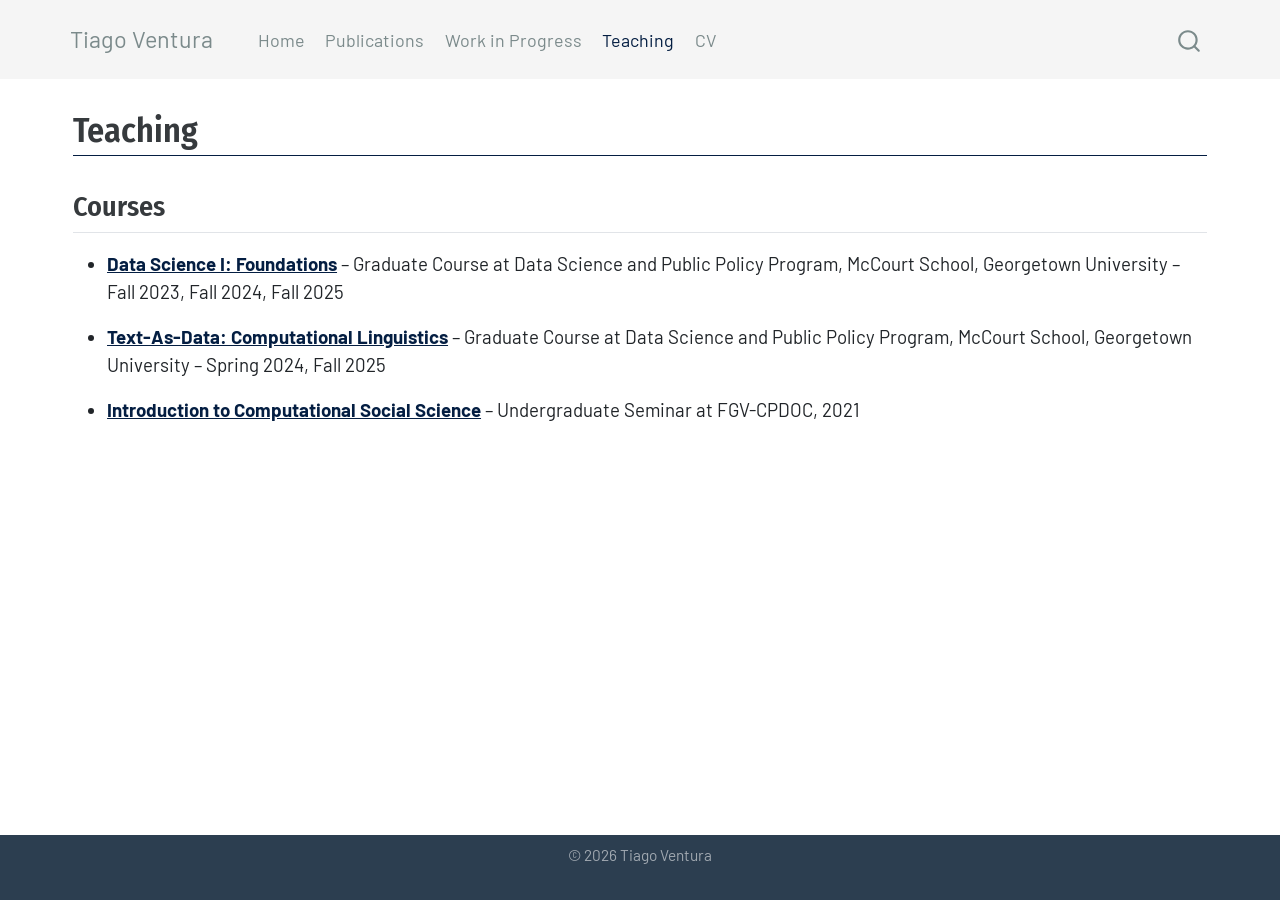
<file: docs/teaching.html>
<!DOCTYPE html>
<html xmlns="http://www.w3.org/1999/xhtml" lang="en" xml:lang="en"><head>

<meta charset="utf-8">
<meta name="generator" content="quarto-1.3.450">

<meta name="viewport" content="width=device-width, initial-scale=1.0, user-scalable=yes">


<title>Tiago Ventura - Teaching</title>
<style>
code{white-space: pre-wrap;}
span.smallcaps{font-variant: small-caps;}
div.columns{display: flex; gap: min(4vw, 1.5em);}
div.column{flex: auto; overflow-x: auto;}
div.hanging-indent{margin-left: 1.5em; text-indent: -1.5em;}
ul.task-list{list-style: none;}
ul.task-list li input[type="checkbox"] {
  width: 0.8em;
  margin: 0 0.8em 0.2em -1em; /* quarto-specific, see https://github.com/quarto-dev/quarto-cli/issues/4556 */ 
  vertical-align: middle;
}
</style>


<script src="site_libs/quarto-nav/quarto-nav.js"></script>
<script src="site_libs/quarto-nav/headroom.min.js"></script>
<script src="site_libs/clipboard/clipboard.min.js"></script>
<script src="site_libs/quarto-search/autocomplete.umd.js"></script>
<script src="site_libs/quarto-search/fuse.min.js"></script>
<script src="site_libs/quarto-search/quarto-search.js"></script>
<meta name="quarto:offset" content="./">
<script src="site_libs/quarto-html/quarto.js"></script>
<script src="site_libs/quarto-html/popper.min.js"></script>
<script src="site_libs/quarto-html/tippy.umd.min.js"></script>
<script src="site_libs/quarto-html/anchor.min.js"></script>
<link href="site_libs/quarto-html/tippy.css" rel="stylesheet">
<link href="site_libs/quarto-html/quarto-syntax-highlighting.css" rel="stylesheet" id="quarto-text-highlighting-styles">
<script src="site_libs/bootstrap/bootstrap.min.js"></script>
<link href="site_libs/bootstrap/bootstrap-icons.css" rel="stylesheet">
<link href="site_libs/bootstrap/bootstrap.min.css" rel="stylesheet" id="quarto-bootstrap" data-mode="light">
<script id="quarto-search-options" type="application/json">{
  "location": "navbar",
  "copy-button": false,
  "collapse-after": 3,
  "panel-placement": "end",
  "type": "overlay",
  "limit": 20,
  "language": {
    "search-no-results-text": "No results",
    "search-matching-documents-text": "matching documents",
    "search-copy-link-title": "Copy link to search",
    "search-hide-matches-text": "Hide additional matches",
    "search-more-match-text": "more match in this document",
    "search-more-matches-text": "more matches in this document",
    "search-clear-button-title": "Clear",
    "search-detached-cancel-button-title": "Cancel",
    "search-submit-button-title": "Submit",
    "search-label": "Search"
  }
}</script>
<script async="" src="https://www.googletagmanager.com/gtag/js?id=G-NC4JB8T01M"></script>

<script type="text/javascript">

window.dataLayer = window.dataLayer || [];
function gtag(){dataLayer.push(arguments);}
gtag('js', new Date());
gtag('config', 'G-NC4JB8T01M', { 'anonymize_ip': true});
</script>


<link rel="stylesheet" href="styles.css">
</head>

<body class="nav-fixed fullcontent">

<div id="quarto-search-results"></div>
  <header id="quarto-header" class="headroom fixed-top">
    <nav class="navbar navbar-expand-lg navbar-dark ">
      <div class="navbar-container container-fluid">
      <div class="navbar-brand-container">
    <a class="navbar-brand" href="./index.html">
    <span class="navbar-title">Tiago Ventura</span>
    </a>
  </div>
            <div id="quarto-search" class="" title="Search"></div>
          <button class="navbar-toggler" type="button" data-bs-toggle="collapse" data-bs-target="#navbarCollapse" aria-controls="navbarCollapse" aria-expanded="false" aria-label="Toggle navigation" onclick="if (window.quartoToggleHeadroom) { window.quartoToggleHeadroom(); }">
  <span class="navbar-toggler-icon"></span>
</button>
          <div class="collapse navbar-collapse" id="navbarCollapse">
            <ul class="navbar-nav navbar-nav-scroll me-auto">
  <li class="nav-item">
    <a class="nav-link" href="./index.html" rel="" target="">
 <span class="menu-text">Home</span></a>
  </li>  
  <li class="nav-item">
    <a class="nav-link" href="./publications/index.html" rel="" target="">
 <span class="menu-text">Publications</span></a>
  </li>  
  <li class="nav-item">
    <a class="nav-link" href="./work-in-progress/index.html" rel="" target="">
 <span class="menu-text">Work in Progress</span></a>
  </li>  
  <li class="nav-item">
    <a class="nav-link active" href="./teaching.html" rel="" target="" aria-current="page">
 <span class="menu-text">Teaching</span></a>
  </li>  
  <li class="nav-item">
    <a class="nav-link" href="./cv.pdf" rel="" target="">
 <span class="menu-text">CV</span></a>
  </li>  
</ul>
            <div class="quarto-navbar-tools ms-auto">
</div>
          </div> <!-- /navcollapse -->
      </div> <!-- /container-fluid -->
    </nav>
</header>
<!-- content -->
<div id="quarto-content" class="quarto-container page-columns page-rows-contents page-layout-article page-navbar">
<!-- sidebar -->
<!-- margin-sidebar -->
    
<!-- main -->
<main class="content" id="quarto-document-content">

<header id="title-block-header" class="quarto-title-block default">
<div class="quarto-title">
<h1 class="title">Teaching</h1>
</div>



<div class="quarto-title-meta">

    
  
    
  </div>
  

</header>

<section id="courses" class="level2">
<h2 class="anchored" data-anchor-id="courses">Courses</h2>
<ul>
<li><p><a href="https://tiagoventura.github.io/ppol5203/"><strong>Data Science I: Foundations</strong></a> – Graduate Course at Data Science and Public Policy Program, McCourt School, Georgetown University – Fall 2023, Fall 2024, Fall 2025</p></li>
<li><p><a href="https://tiagoventura.github.io/PPOL_6801/"><strong>Text-As-Data: Computational Linguistics</strong></a> – Graduate Course at Data Science and Public Policy Program, McCourt School, Georgetown University – Spring 2024, Fall 2025</p></li>
<li><p><a href="https://fgvintrocss.netlify.app/"><strong>Introduction to Computational Social Science</strong></a> – Undergraduate Seminar at FGV-CPDOC, 2021</p></li>
</ul>


</section>

</main> <!-- /main -->
<script id="quarto-html-after-body" type="application/javascript">
window.document.addEventListener("DOMContentLoaded", function (event) {
  const toggleBodyColorMode = (bsSheetEl) => {
    const mode = bsSheetEl.getAttribute("data-mode");
    const bodyEl = window.document.querySelector("body");
    if (mode === "dark") {
      bodyEl.classList.add("quarto-dark");
      bodyEl.classList.remove("quarto-light");
    } else {
      bodyEl.classList.add("quarto-light");
      bodyEl.classList.remove("quarto-dark");
    }
  }
  const toggleBodyColorPrimary = () => {
    const bsSheetEl = window.document.querySelector("link#quarto-bootstrap");
    if (bsSheetEl) {
      toggleBodyColorMode(bsSheetEl);
    }
  }
  toggleBodyColorPrimary();  
  const icon = "";
  const anchorJS = new window.AnchorJS();
  anchorJS.options = {
    placement: 'right',
    icon: icon
  };
  anchorJS.add('.anchored');
  const isCodeAnnotation = (el) => {
    for (const clz of el.classList) {
      if (clz.startsWith('code-annotation-')) {                     
        return true;
      }
    }
    return false;
  }
  const clipboard = new window.ClipboardJS('.code-copy-button', {
    text: function(trigger) {
      const codeEl = trigger.previousElementSibling.cloneNode(true);
      for (const childEl of codeEl.children) {
        if (isCodeAnnotation(childEl)) {
          childEl.remove();
        }
      }
      return codeEl.innerText;
    }
  });
  clipboard.on('success', function(e) {
    // button target
    const button = e.trigger;
    // don't keep focus
    button.blur();
    // flash "checked"
    button.classList.add('code-copy-button-checked');
    var currentTitle = button.getAttribute("title");
    button.setAttribute("title", "Copied!");
    let tooltip;
    if (window.bootstrap) {
      button.setAttribute("data-bs-toggle", "tooltip");
      button.setAttribute("data-bs-placement", "left");
      button.setAttribute("data-bs-title", "Copied!");
      tooltip = new bootstrap.Tooltip(button, 
        { trigger: "manual", 
          customClass: "code-copy-button-tooltip",
          offset: [0, -8]});
      tooltip.show();    
    }
    setTimeout(function() {
      if (tooltip) {
        tooltip.hide();
        button.removeAttribute("data-bs-title");
        button.removeAttribute("data-bs-toggle");
        button.removeAttribute("data-bs-placement");
      }
      button.setAttribute("title", currentTitle);
      button.classList.remove('code-copy-button-checked');
    }, 1000);
    // clear code selection
    e.clearSelection();
  });
  function tippyHover(el, contentFn) {
    const config = {
      allowHTML: true,
      content: contentFn,
      maxWidth: 500,
      delay: 100,
      arrow: false,
      appendTo: function(el) {
          return el.parentElement;
      },
      interactive: true,
      interactiveBorder: 10,
      theme: 'quarto',
      placement: 'bottom-start'
    };
    window.tippy(el, config); 
  }
  const noterefs = window.document.querySelectorAll('a[role="doc-noteref"]');
  for (var i=0; i<noterefs.length; i++) {
    const ref = noterefs[i];
    tippyHover(ref, function() {
      // use id or data attribute instead here
      let href = ref.getAttribute('data-footnote-href') || ref.getAttribute('href');
      try { href = new URL(href).hash; } catch {}
      const id = href.replace(/^#\/?/, "");
      const note = window.document.getElementById(id);
      return note.innerHTML;
    });
  }
      let selectedAnnoteEl;
      const selectorForAnnotation = ( cell, annotation) => {
        let cellAttr = 'data-code-cell="' + cell + '"';
        let lineAttr = 'data-code-annotation="' +  annotation + '"';
        const selector = 'span[' + cellAttr + '][' + lineAttr + ']';
        return selector;
      }
      const selectCodeLines = (annoteEl) => {
        const doc = window.document;
        const targetCell = annoteEl.getAttribute("data-target-cell");
        const targetAnnotation = annoteEl.getAttribute("data-target-annotation");
        const annoteSpan = window.document.querySelector(selectorForAnnotation(targetCell, targetAnnotation));
        const lines = annoteSpan.getAttribute("data-code-lines").split(",");
        const lineIds = lines.map((line) => {
          return targetCell + "-" + line;
        })
        let top = null;
        let height = null;
        let parent = null;
        if (lineIds.length > 0) {
            //compute the position of the single el (top and bottom and make a div)
            const el = window.document.getElementById(lineIds[0]);
            top = el.offsetTop;
            height = el.offsetHeight;
            parent = el.parentElement.parentElement;
          if (lineIds.length > 1) {
            const lastEl = window.document.getElementById(lineIds[lineIds.length - 1]);
            const bottom = lastEl.offsetTop + lastEl.offsetHeight;
            height = bottom - top;
          }
          if (top !== null && height !== null && parent !== null) {
            // cook up a div (if necessary) and position it 
            let div = window.document.getElementById("code-annotation-line-highlight");
            if (div === null) {
              div = window.document.createElement("div");
              div.setAttribute("id", "code-annotation-line-highlight");
              div.style.position = 'absolute';
              parent.appendChild(div);
            }
            div.style.top = top - 2 + "px";
            div.style.height = height + 4 + "px";
            let gutterDiv = window.document.getElementById("code-annotation-line-highlight-gutter");
            if (gutterDiv === null) {
              gutterDiv = window.document.createElement("div");
              gutterDiv.setAttribute("id", "code-annotation-line-highlight-gutter");
              gutterDiv.style.position = 'absolute';
              const codeCell = window.document.getElementById(targetCell);
              const gutter = codeCell.querySelector('.code-annotation-gutter');
              gutter.appendChild(gutterDiv);
            }
            gutterDiv.style.top = top - 2 + "px";
            gutterDiv.style.height = height + 4 + "px";
          }
          selectedAnnoteEl = annoteEl;
        }
      };
      const unselectCodeLines = () => {
        const elementsIds = ["code-annotation-line-highlight", "code-annotation-line-highlight-gutter"];
        elementsIds.forEach((elId) => {
          const div = window.document.getElementById(elId);
          if (div) {
            div.remove();
          }
        });
        selectedAnnoteEl = undefined;
      };
      // Attach click handler to the DT
      const annoteDls = window.document.querySelectorAll('dt[data-target-cell]');
      for (const annoteDlNode of annoteDls) {
        annoteDlNode.addEventListener('click', (event) => {
          const clickedEl = event.target;
          if (clickedEl !== selectedAnnoteEl) {
            unselectCodeLines();
            const activeEl = window.document.querySelector('dt[data-target-cell].code-annotation-active');
            if (activeEl) {
              activeEl.classList.remove('code-annotation-active');
            }
            selectCodeLines(clickedEl);
            clickedEl.classList.add('code-annotation-active');
          } else {
            // Unselect the line
            unselectCodeLines();
            clickedEl.classList.remove('code-annotation-active');
          }
        });
      }
  const findCites = (el) => {
    const parentEl = el.parentElement;
    if (parentEl) {
      const cites = parentEl.dataset.cites;
      if (cites) {
        return {
          el,
          cites: cites.split(' ')
        };
      } else {
        return findCites(el.parentElement)
      }
    } else {
      return undefined;
    }
  };
  var bibliorefs = window.document.querySelectorAll('a[role="doc-biblioref"]');
  for (var i=0; i<bibliorefs.length; i++) {
    const ref = bibliorefs[i];
    const citeInfo = findCites(ref);
    if (citeInfo) {
      tippyHover(citeInfo.el, function() {
        var popup = window.document.createElement('div');
        citeInfo.cites.forEach(function(cite) {
          var citeDiv = window.document.createElement('div');
          citeDiv.classList.add('hanging-indent');
          citeDiv.classList.add('csl-entry');
          var biblioDiv = window.document.getElementById('ref-' + cite);
          if (biblioDiv) {
            citeDiv.innerHTML = biblioDiv.innerHTML;
          }
          popup.appendChild(citeDiv);
        });
        return popup.innerHTML;
      });
    }
  }
});
</script>
</div> <!-- /content -->
<footer class="footer">
  <div class="nav-footer">
    <div class="nav-footer-left">
      &nbsp;
    </div>   
    <div class="nav-footer-center">© 2026 Tiago Ventura</div>
    <div class="nav-footer-right">
      &nbsp;
    </div>
  </div>
</footer>



</body></html>
</file>
<file: docs/site_libs/quarto-html/tippy.css>
.tippy-box[data-animation=fade][data-state=hidden]{opacity:0}[data-tippy-root]{max-width:calc(100vw - 10px)}.tippy-box{position:relative;background-color:#333;color:#fff;border-radius:4px;font-size:14px;line-height:1.4;white-space:normal;outline:0;transition-property:transform,visibility,opacity}.tippy-box[data-placement^=top]>.tippy-arrow{bottom:0}.tippy-box[data-placement^=top]>.tippy-arrow:before{bottom:-7px;left:0;border-width:8px 8px 0;border-top-color:initial;transform-origin:center top}.tippy-box[data-placement^=bottom]>.tippy-arrow{top:0}.tippy-box[data-placement^=bottom]>.tippy-arrow:before{top:-7px;left:0;border-width:0 8px 8px;border-bottom-color:initial;transform-origin:center bottom}.tippy-box[data-placement^=left]>.tippy-arrow{right:0}.tippy-box[data-placement^=left]>.tippy-arrow:before{border-width:8px 0 8px 8px;border-left-color:initial;right:-7px;transform-origin:center left}.tippy-box[data-placement^=right]>.tippy-arrow{left:0}.tippy-box[data-placement^=right]>.tippy-arrow:before{left:-7px;border-width:8px 8px 8px 0;border-right-color:initial;transform-origin:center right}.tippy-box[data-inertia][data-state=visible]{transition-timing-function:cubic-bezier(.54,1.5,.38,1.11)}.tippy-arrow{width:16px;height:16px;color:#333}.tippy-arrow:before{content:"";position:absolute;border-color:transparent;border-style:solid}.tippy-content{position:relative;padding:5px 9px;z-index:1}
</file>
<file: docs/site_libs/quarto-html/quarto-syntax-highlighting.css>
/* quarto syntax highlight colors */
:root {
  --quarto-hl-ot-color: #003B4F;
  --quarto-hl-at-color: #657422;
  --quarto-hl-ss-color: #20794D;
  --quarto-hl-an-color: #5E5E5E;
  --quarto-hl-fu-color: #4758AB;
  --quarto-hl-st-color: #20794D;
  --quarto-hl-cf-color: #003B4F;
  --quarto-hl-op-color: #5E5E5E;
  --quarto-hl-er-color: #AD0000;
  --quarto-hl-bn-color: #AD0000;
  --quarto-hl-al-color: #AD0000;
  --quarto-hl-va-color: #111111;
  --quarto-hl-bu-color: inherit;
  --quarto-hl-ex-color: inherit;
  --quarto-hl-pp-color: #AD0000;
  --quarto-hl-in-color: #5E5E5E;
  --quarto-hl-vs-color: #20794D;
  --quarto-hl-wa-color: #5E5E5E;
  --quarto-hl-do-color: #5E5E5E;
  --quarto-hl-im-color: #00769E;
  --quarto-hl-ch-color: #20794D;
  --quarto-hl-dt-color: #AD0000;
  --quarto-hl-fl-color: #AD0000;
  --quarto-hl-co-color: #5E5E5E;
  --quarto-hl-cv-color: #5E5E5E;
  --quarto-hl-cn-color: #8f5902;
  --quarto-hl-sc-color: #5E5E5E;
  --quarto-hl-dv-color: #AD0000;
  --quarto-hl-kw-color: #003B4F;
}

/* other quarto variables */
:root {
  --quarto-font-monospace: SFMono-Regular, Menlo, Monaco, Consolas, "Liberation Mono", "Courier New", monospace;
}

pre > code.sourceCode > span {
  color: #003B4F;
}

code span {
  color: #003B4F;
}

code.sourceCode > span {
  color: #003B4F;
}

div.sourceCode,
div.sourceCode pre.sourceCode {
  color: #003B4F;
}

code span.ot {
  color: #003B4F;
  font-style: inherit;
}

code span.at {
  color: #657422;
  font-style: inherit;
}

code span.ss {
  color: #20794D;
  font-style: inherit;
}

code span.an {
  color: #5E5E5E;
  font-style: inherit;
}

code span.fu {
  color: #4758AB;
  font-style: inherit;
}

code span.st {
  color: #20794D;
  font-style: inherit;
}

code span.cf {
  color: #003B4F;
  font-style: inherit;
}

code span.op {
  color: #5E5E5E;
  font-style: inherit;
}

code span.er {
  color: #AD0000;
  font-style: inherit;
}

code span.bn {
  color: #AD0000;
  font-style: inherit;
}

code span.al {
  color: #AD0000;
  font-style: inherit;
}

code span.va {
  color: #111111;
  font-style: inherit;
}

code span.bu {
  font-style: inherit;
}

code span.ex {
  font-style: inherit;
}

code span.pp {
  color: #AD0000;
  font-style: inherit;
}

code span.in {
  color: #5E5E5E;
  font-style: inherit;
}

code span.vs {
  color: #20794D;
  font-style: inherit;
}

code span.wa {
  color: #5E5E5E;
  font-style: italic;
}

code span.do {
  color: #5E5E5E;
  font-style: italic;
}

code span.im {
  color: #00769E;
  font-style: inherit;
}

code span.ch {
  color: #20794D;
  font-style: inherit;
}

code span.dt {
  color: #AD0000;
  font-style: inherit;
}

code span.fl {
  color: #AD0000;
  font-style: inherit;
}

code span.co {
  color: #5E5E5E;
  font-style: inherit;
}

code span.cv {
  color: #5E5E5E;
  font-style: italic;
}

code span.cn {
  color: #8f5902;
  font-style: inherit;
}

code span.sc {
  color: #5E5E5E;
  font-style: inherit;
}

code span.dv {
  color: #AD0000;
  font-style: inherit;
}

code span.kw {
  color: #003B4F;
  font-style: inherit;
}

.prevent-inlining {
  content: "</";
}

/*# sourceMappingURL=debc5d5d77c3f9108843748ff7464032.css.map */
</file>
<file: docs/styles.css>
/* Additional CSS overrides */
</file>
